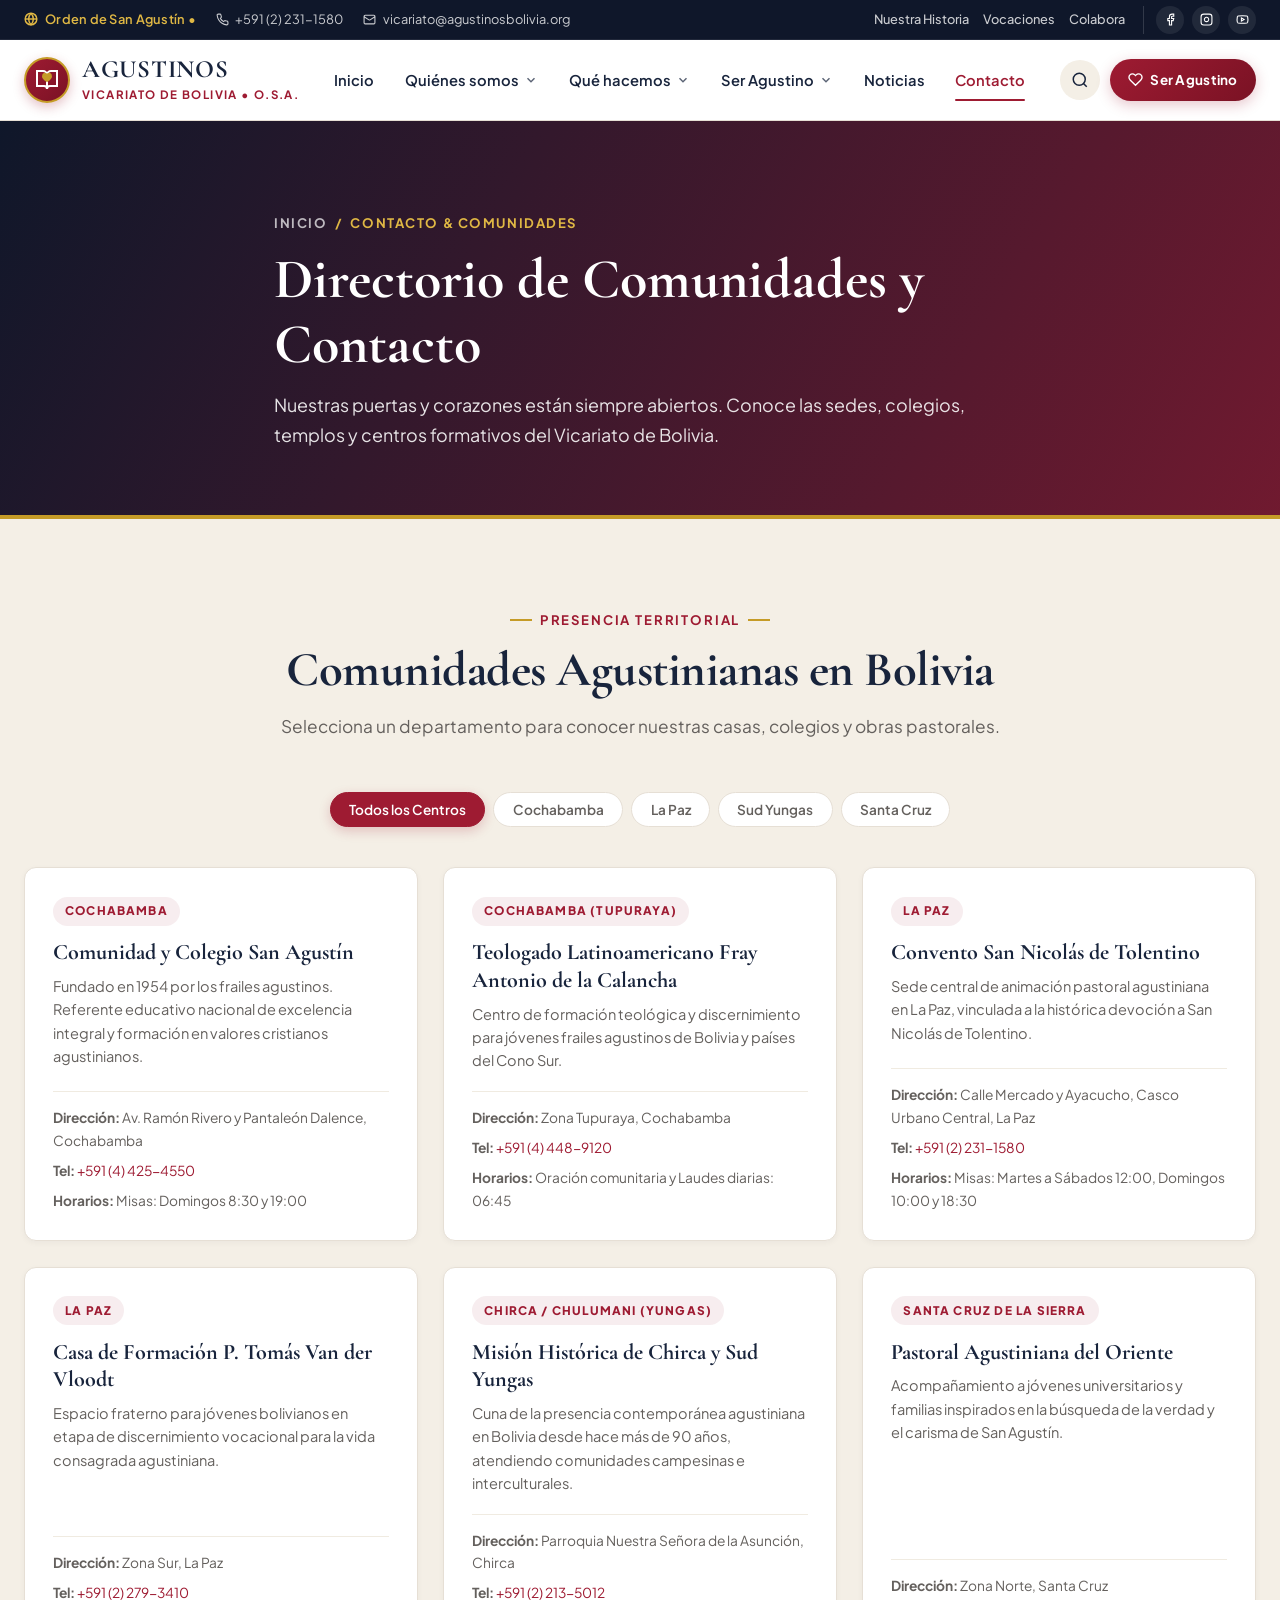
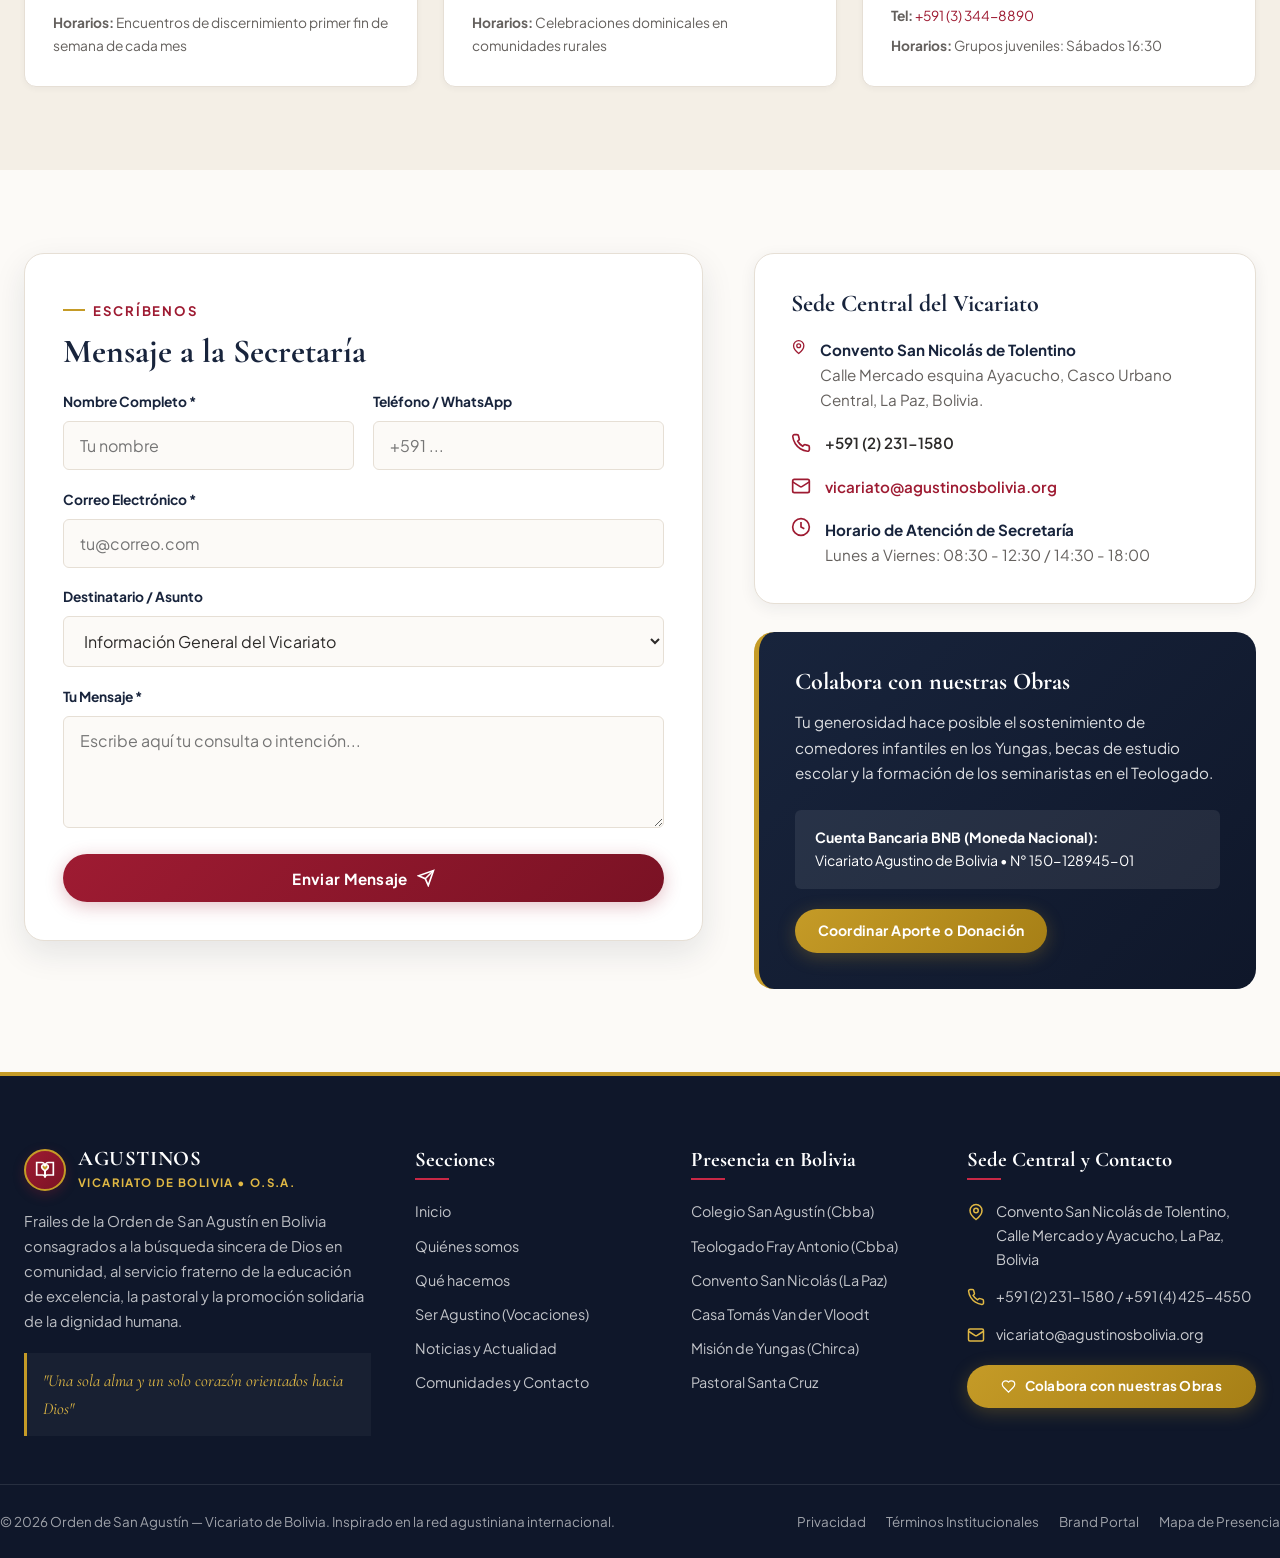
<file: pages/contacto.html>
<!DOCTYPE html>
<html lang="es">
<head>
  <meta charset="UTF-8">
  <meta name="viewport" content="width=device-width, initial-scale=1.0">
  <title>Comunidades y Contacto — Agustinos Bolivia | Orden de San Agustín</title>
  <meta name="description" content="Directorio de conventos, colegios, casas de formación y templos agustinos en Bolivia. Ubicaciones, teléfonos, horarios de misas y formulario de contacto.">

  <!-- Google Fonts -->
  <link rel="preconnect" href="https://fonts.googleapis.com">
  <link rel="preconnect" href="https://fonts.gstatic.com" crossorigin>
  <link href="https://fonts.googleapis.com/css2?family=Cormorant+Garamond:ital,wght@0,500;0,600;0,700;1,400;1,600&family=Plus+Jakarta+Sans:wght@400;500;600;700;800&display=swap" rel="stylesheet">

  <!-- Hojas de Estilo -->
  <link rel="stylesheet" href="../css/variables.css">
  <link rel="stylesheet" href="../css/layout.css">
  <link rel="stylesheet" href="../css/components.css">
  <link rel="stylesheet" href="../css/pages.css">
</head>
<body>

  <!-- Contenedor del Encabezado Institucional Dinámico -->
  <div id="headerPlaceholder"></div>

  <main>
    <!-- Page Hero -->
    <section class="page-hero">
      <div class="page-hero-bg" style="background-image: url('https://images.unsplash.com/photo-1548625361-16a798993264?auto=format&fit=crop&w=1920&q=80');"></div>
      <div class="page-hero-overlay"></div>
      <div class="container page-hero-content">
        <div class="breadcrumb">
          <a href="../index.html" style="color: rgba(255,255,255,0.7);">Inicio</a> / <span>Contacto & Comunidades</span>
        </div>
        <h1 class="page-hero-title">Directorio de Comunidades y Contacto</h1>
        <p class="page-hero-lead">
          Nuestras puertas y corazones están siempre abiertos. Conoce las sedes, colegios, templos y centros formativos del Vicariato de Bolivia.
        </p>
      </div>
    </section>

    <!-- Directorio Interactivo de Comunidades -->
    <section class="section-padding bg-alt" id="comunidades">
      <div class="container">
        <div class="section-header center reveal">
          <span class="section-eyebrow">Presencia Territorial</span>
          <h2 class="section-title">Comunidades Agustinianas en Bolivia</h2>
          <p class="section-subtitle">
            Selecciona un departamento para conocer nuestras casas, colegios y obras pastorales.
          </p>
        </div>

        <div class="filter-tabs reveal" id="commFilterTabs" style="justify-content: center; margin-bottom: 2.5rem;">
          <button class="filter-tab active" data-filter="all">Todos los Centros</button>
          <button class="filter-tab" data-filter="cochabamba">Cochabamba</button>
          <button class="filter-tab" data-filter="la-paz">La Paz</button>
          <button class="filter-tab" data-filter="yungas">Sud Yungas</button>
          <button class="filter-tab" data-filter="santa-cruz">Santa Cruz</button>
        </div>

        <div class="communities-grid" id="communitiesGrid">
          <!-- Inyectado dinámicamente desde AGUSTINOS_DATA.communities -->
        </div>
      </div>
    </section>

    <!-- Formulario de Contacto y Datos de Sede -->
    <section class="section-padding">
      <div class="container two-col-layout">
        <!-- Formulario -->
        <div class="form-card reveal">
          <span class="section-eyebrow">Escríbenos</span>
          <h2 style="font-size: 2.1rem; color: var(--clr-navy); margin-bottom: 1.25rem;">Mensaje a la Secretaría</h2>
          
          <form id="contactForm">
            <div class="form-grid">
              <div class="form-group">
                <label class="form-label">Nombre Completo *</label>
                <input type="text" name="nombre" class="form-control" placeholder="Tu nombre" required>
              </div>

              <div class="form-group">
                <label class="form-label">Teléfono / WhatsApp</label>
                <input type="tel" name="telefono" class="form-control" placeholder="+591 ...">
              </div>

              <div class="form-group full">
                <label class="form-label">Correo Electrónico *</label>
                <input type="email" name="email" class="form-control" placeholder="tu@correo.com" required>
              </div>

              <div class="form-group full">
                <label class="form-label">Destinatario / Asunto</label>
                <select name="asunto" class="form-control">
                  <option value="general">Información General del Vicariato</option>
                  <option value="colegio">Consultas Colegio San Agustín (Cochabamba)</option>
                  <option value="pastoral">Atención Pastoral y Sacramentos</option>
                  <option value="voluntariado">Voluntariado y Misiones en Yungas</option>
                  <option value="intenciones">Peticiones de Oración y Misas</option>
                </select>
              </div>

              <div class="form-group full">
                <label class="form-label">Tu Mensaje *</label>
                <textarea name="mensaje" rows="4" class="form-control" placeholder="Escribe aquí tu consulta o intención..." required></textarea>
              </div>

              <div class="form-group full" style="margin-top: 0.5rem;">
                <button type="submit" class="btn btn-primary" style="width: 100%;">
                  Enviar Mensaje
                  <svg width="18" height="18" viewBox="0 0 24 24" fill="none" stroke="currentColor" stroke-width="2.2"><line x1="22" y1="2" x2="11" y2="13"/><polygon points="22 2 15 22 11 13 2 9 22 2"/></svg>
                </button>
              </div>
            </div>
          </form>
        </div>

        <!-- Información institucional y Sede -->
        <div class="reveal" style="display: flex; flex-direction: column; gap: 1.75rem;">
          <div style="background: var(--clr-surface); padding: 2.25rem; border-radius: var(--radius-lg); border: 1px solid var(--clr-border); box-shadow: var(--shadow-sm);">
            <h3 style="font-size: 1.5rem; color: var(--clr-navy); margin-bottom: 1.15rem;">Sede Central del Vicariato</h3>
            <div style="display: flex; flex-direction: column; gap: 1.15rem; font-size: 0.95rem; color: var(--clr-text-muted);">
              <div style="display: flex; gap: 0.85rem; align-items: flex-start;">
                <svg width="20" height="20" viewBox="0 0 24 24" fill="none" stroke="var(--clr-primary)" stroke-width="2"><path d="M20 10c0 6-8 12-8 12s-8-6-8-12a8 8 0 0 1 16 0Z"/><circle cx="12" cy="10" r="3"/></svg>
                <div>
                  <strong style="color: var(--clr-navy); display: block;">Convento San Nicolás de Tolentino</strong>
                  Calle Mercado esquina Ayacucho, Casco Urbano Central, La Paz, Bolivia.
                </div>
              </div>

              <div style="display: flex; gap: 0.85rem; align-items: center;">
                <svg width="20" height="20" viewBox="0 0 24 24" fill="none" stroke="var(--clr-primary)" stroke-width="2"><path d="M22 16.92v3a2 2 0 0 1-2.18 2 19.79 19.79 0 0 1-8.63-3.07 19.5 19.5 0 0 1-6-6 19.79 19.79 0 0 1-3.07-8.67A2 2 0 0 1 4.11 2h3a2 2 0 0 1 2 1.72 12.84 12.84 0 0 0 .7 2.81 2 2 0 0 1-.45 2.11L8.09 9.91a16 16 0 0 0 6 6l1.27-1.27a2 2 0 0 1 2.11-.45 12.84 12.84 0 0 0 2.81.7A2 2 0 0 1 22 16.92z"/></svg>
                <div>
                  <a href="tel:+59122311580" style="color: var(--clr-text); font-weight: 600;">+591 (2) 231-1580</a>
                </div>
              </div>

              <div style="display: flex; gap: 0.85rem; align-items: center;">
                <svg width="20" height="20" viewBox="0 0 24 24" fill="none" stroke="var(--clr-primary)" stroke-width="2"><rect width="20" height="16" x="2" y="4" rx="2"/><path d="m22 7-8.97 5.7a1.94 1.94 0 0 1-2.06 0L2 7"/></svg>
                <div>
                  <a href="mailto:vicariato@agustinosbolivia.org" style="color: var(--clr-primary); font-weight: 600;">vicariato@agustinosbolivia.org</a>
                </div>
              </div>

              <div style="display: flex; gap: 0.85rem; align-items: flex-start;">
                <svg width="20" height="20" viewBox="0 0 24 24" fill="none" stroke="var(--clr-primary)" stroke-width="2"><circle cx="12" cy="12" r="10"/><polyline points="12 6 12 12 16 14"/></svg>
                <div>
                  <strong style="color: var(--clr-navy); display: block;">Horario de Atención de Secretaría</strong>
                  Lunes a Viernes: 08:30 - 12:30 / 14:30 - 18:00
                </div>
              </div>
            </div>
          </div>

          <!-- Colabora con Obras Sociales Banner -->
          <div style="background: linear-gradient(135deg, var(--clr-navy) 0%, var(--clr-navy-dark) 100%); color: var(--clr-white); padding: 2.25rem; border-radius: var(--radius-lg); border-left: 5px solid var(--clr-gold);" id="colabora">
            <h3 style="font-size: 1.5rem; color: var(--clr-white); margin-bottom: 0.75rem;">Colabora con nuestras Obras</h3>
            <p style="font-size: 0.95rem; color: rgba(255,255,255,0.85); line-height: 1.7; margin-bottom: 1.5rem;">
              Tu generosidad hace posible el sostenimiento de comedores infantiles en los Yungas, becas de estudio escolar y la formación de los seminaristas en el Teologado.
            </p>
            <div style="background: rgba(255,255,255,0.08); padding: 1rem 1.25rem; border-radius: var(--radius-sm); font-size: 0.88rem; margin-bottom: 1.25rem;">
              <div><strong>Cuenta Bancaria BNB (Moneda Nacional):</strong></div>
              <div>Vicariato Agustino de Bolivia • N° 150-128945-01</div>
            </div>
            <a href="tel:+59122311580" class="btn btn-gold" style="font-size: 0.88rem; padding: 0.65rem 1.4rem;">Coordinar Aporte o Donación</a>
          </div>
        </div>
      </div>
    </section>
  </main>

  <!-- Contenedor del Pie de Página y Modales Dinámicos -->
  <div id="footerPlaceholder"></div>
  <div id="modalsPlaceholder"></div>

  <!-- Scripts Modulares -->
  <script src="../js/data.js"></script>
  <script src="../js/components.js"></script>
  <script src="../js/main.js"></script>
  <script>
    document.getElementById('headerPlaceholder').innerHTML = renderInstitutionalHeader('contacto', '../');
    document.getElementById('footerPlaceholder').innerHTML = renderInstitutionalFooter('../');
    document.getElementById('modalsPlaceholder').innerHTML = renderModalsAndOverlays();

    function renderCommunities(filter = 'all') {
      const container = document.getElementById('communitiesGrid');
      if (!container || typeof AGUSTINOS_DATA === 'undefined') return;

      const filtered = filter === 'all'
        ? AGUSTINOS_DATA.communities
        : AGUSTINOS_DATA.communities.filter(c => c.dept === filter);

      container.innerHTML = filtered.map(c => `
        <div class="community-card reveal">
          <div>
            <span class="community-city-badge">${escapeHtml(c.city)}</span>
            <h3 class="community-name">${escapeHtml(c.name)}</h3>
            <p class="community-desc">${escapeHtml(c.description)}</p>
          </div>
          <div class="community-details">
            <div><strong>Dirección:</strong> ${escapeHtml(c.address)}</div>
            <div><strong>Tel:</strong> <a href="tel:${escapeHtml(c.phone)}" style="color: var(--clr-primary);">${escapeHtml(c.phone)}</a></div>
            <div><strong>Horarios:</strong> ${escapeHtml(c.schedule)}</div>
          </div>
        </div>
      `).join('');

      initScrollReveal();
    }

    renderCommunities('all');

    // Filtros de comunidades
    document.querySelectorAll('#commFilterTabs .filter-tab').forEach(btn => {
      btn.addEventListener('click', () => {
        document.querySelectorAll('#commFilterTabs .filter-tab').forEach(b => b.classList.remove('active'));
        btn.classList.add('active');
        renderCommunities(btn.dataset.filter);
      });
    });
  </script>
</body>
</html>
</file>
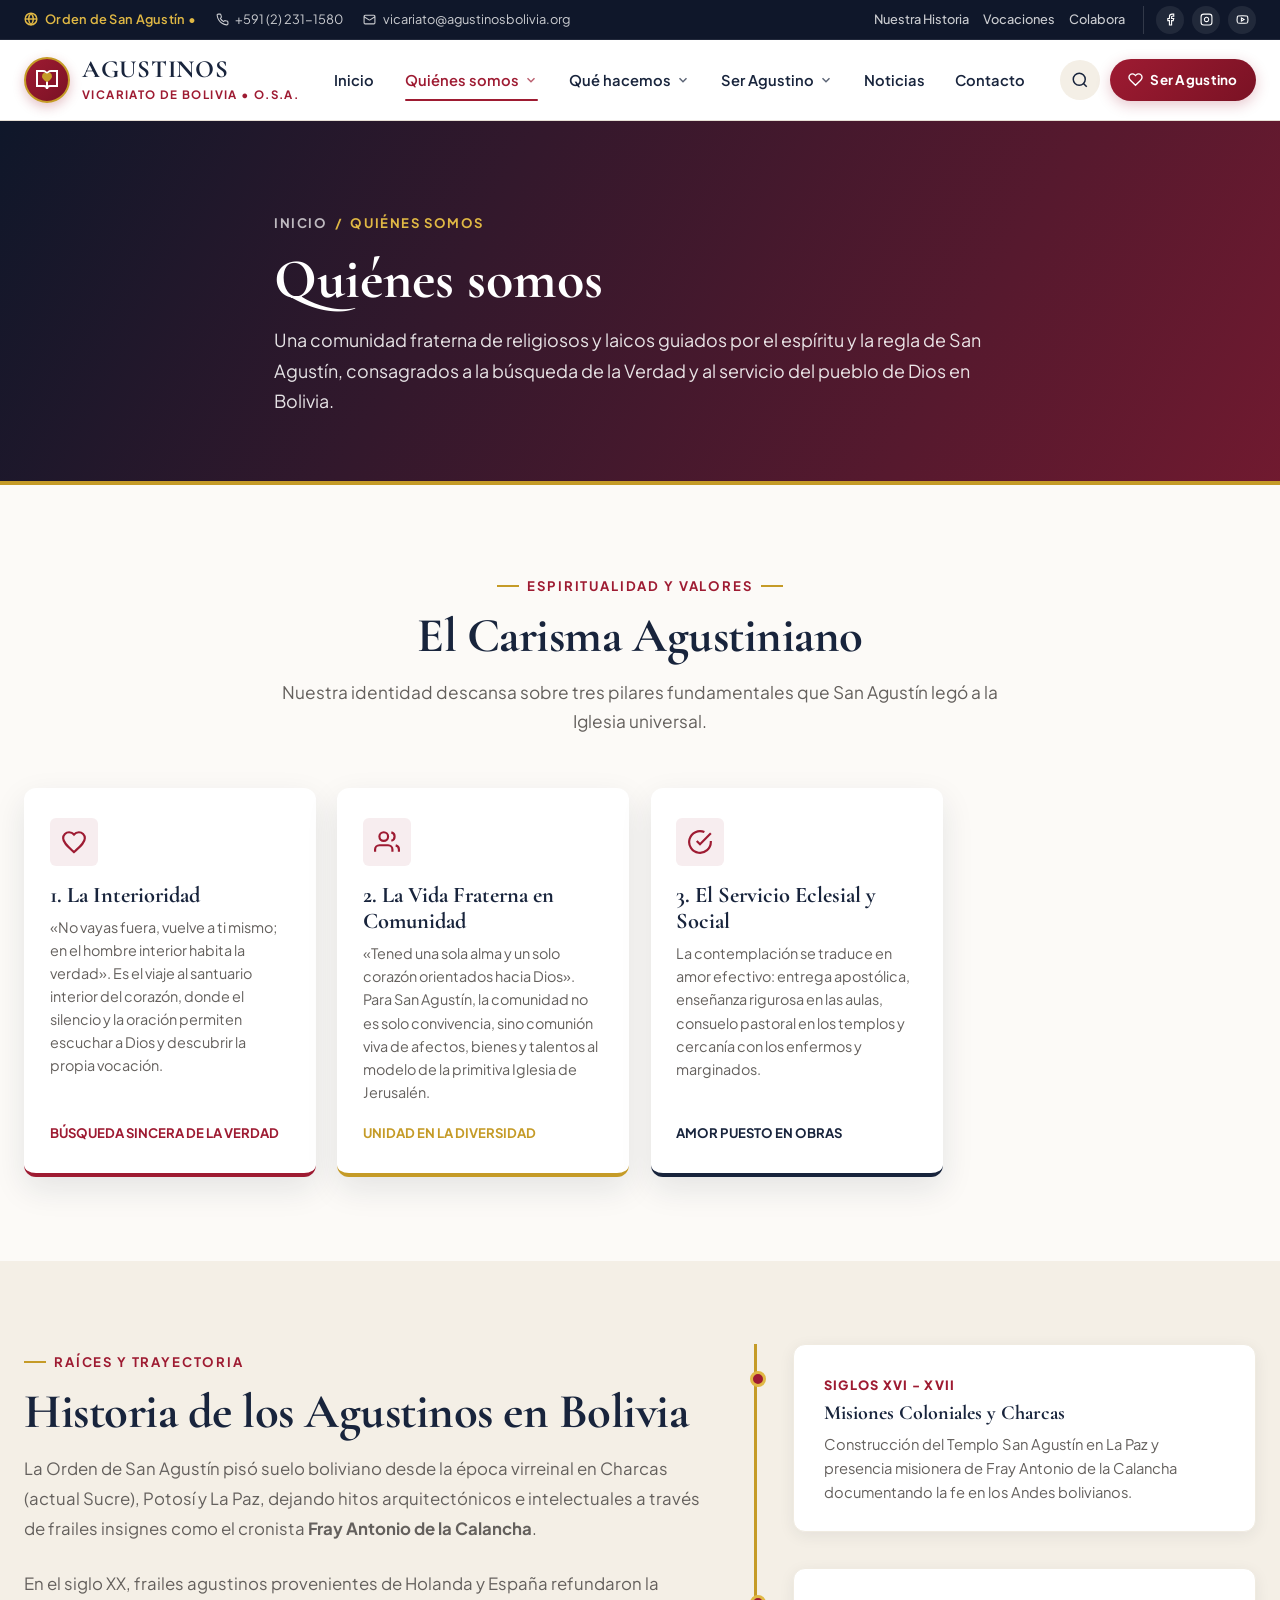
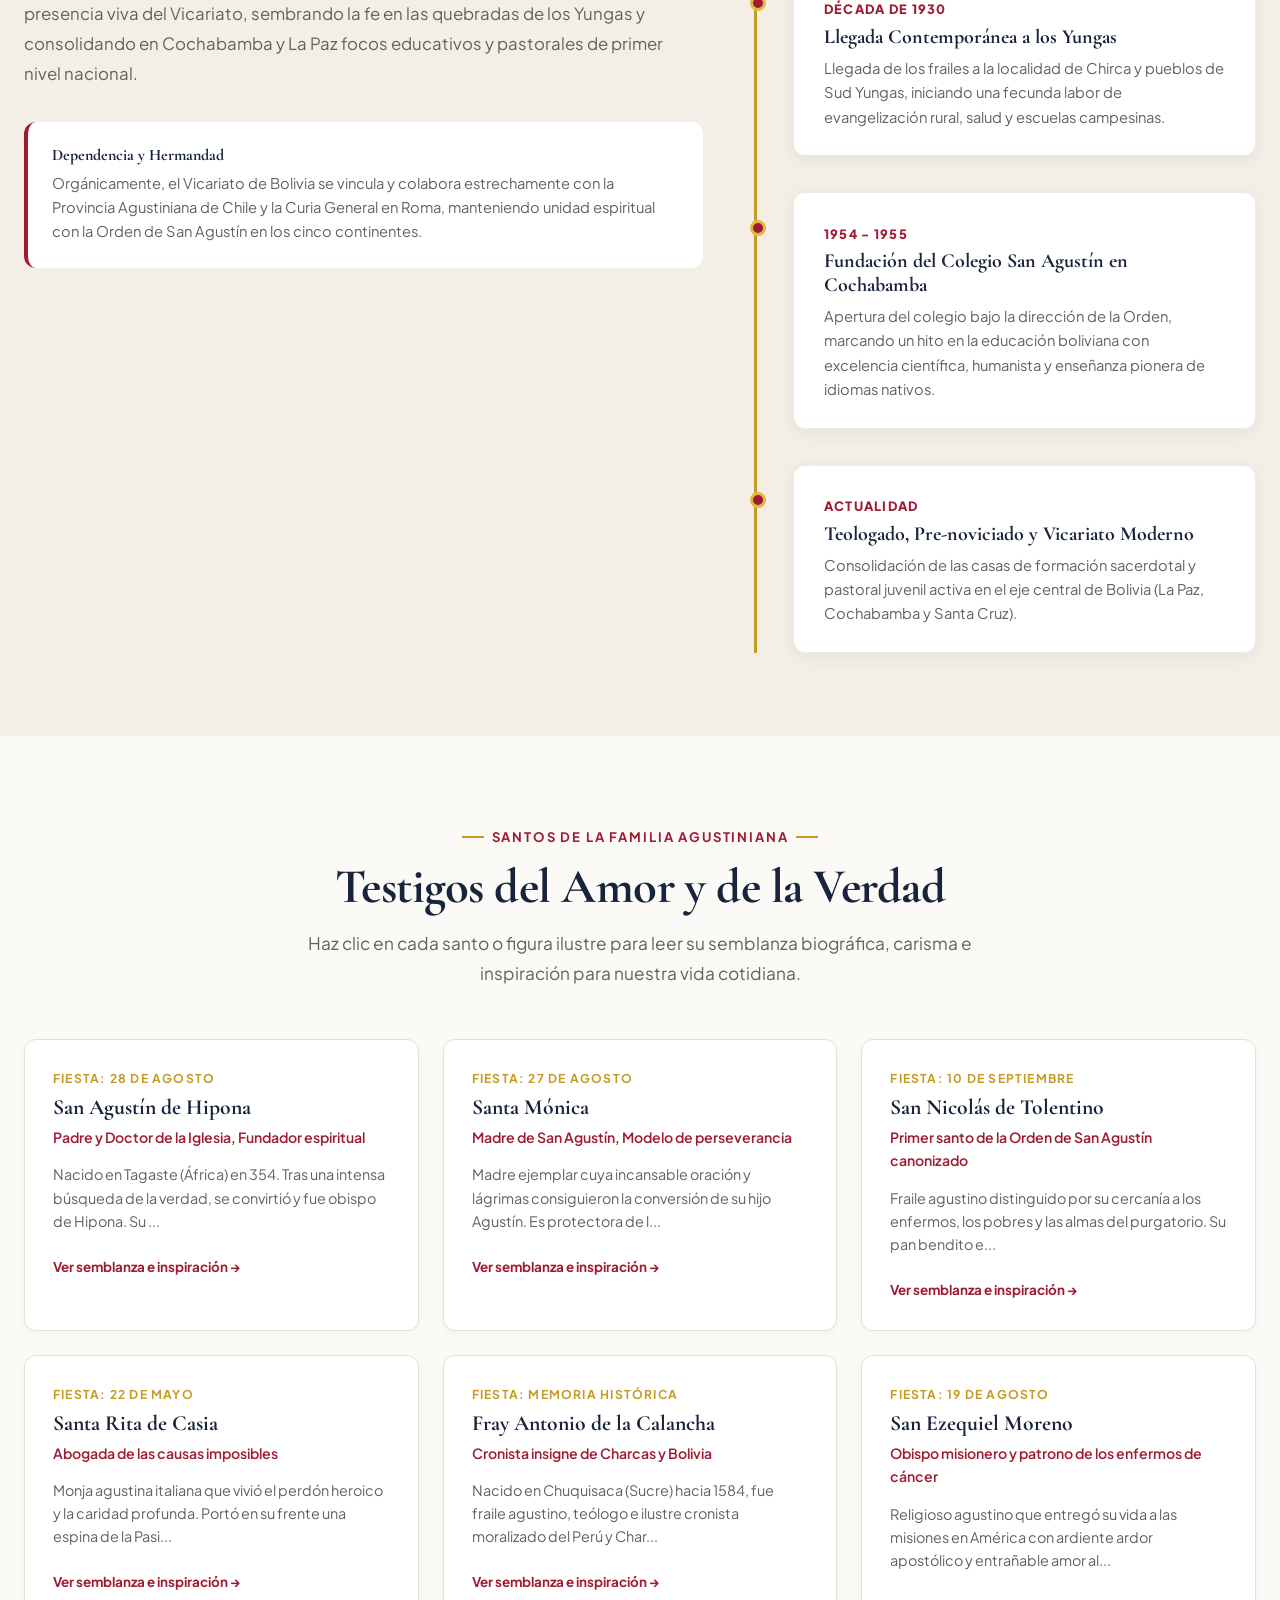
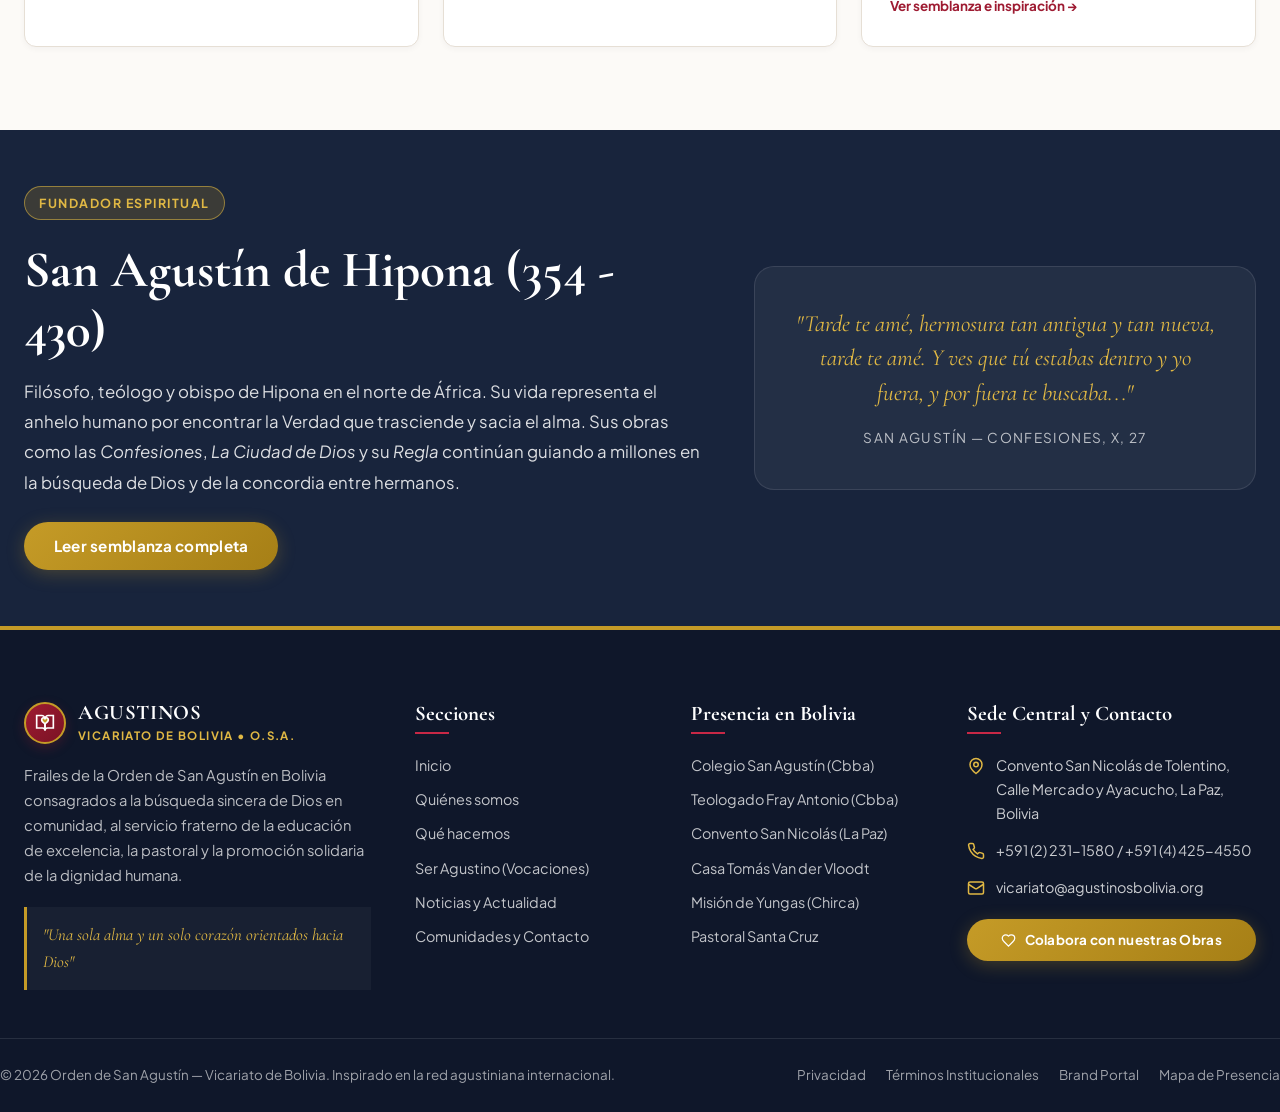
<file: pages/quienes-somos.html>
<!DOCTYPE html>
<html lang="es">
<head>
  <meta charset="UTF-8">
  <meta name="viewport" content="width=device-width, initial-scale=1.0">
  <title>Quiénes somos — Agustinos Bolivia | Orden de San Agustín</title>
  <meta name="description" content="Conoce la historia, el carisma agustiniano y las figuras señeras de la Orden de San Agustín en Bolivia.">

  <!-- Google Fonts -->
  <link rel="preconnect" href="https://fonts.googleapis.com">
  <link rel="preconnect" href="https://fonts.gstatic.com" crossorigin>
  <link href="https://fonts.googleapis.com/css2?family=Cormorant+Garamond:ital,wght@0,500;0,600;0,700;1,400;1,600&family=Plus+Jakarta+Sans:wght@400;500;600;700;800&display=swap" rel="stylesheet">

  <!-- Hojas de Estilo -->
  <link rel="stylesheet" href="../css/variables.css">
  <link rel="stylesheet" href="../css/layout.css">
  <link rel="stylesheet" href="../css/components.css">
  <link rel="stylesheet" href="../css/pages.css">
</head>
<body>

  <!-- Contenedor del Encabezado Institucional Dinámico -->
  <div id="headerPlaceholder"></div>

  <main>
    <!-- Page Hero -->
    <section class="page-hero">
      <div class="page-hero-bg" style="background-image: url('https://images.unsplash.com/photo-1544427920-c49ccfb85579?auto=format&fit=crop&w=1920&q=80');"></div>
      <div class="page-hero-overlay"></div>
      <div class="container page-hero-content">
        <div class="breadcrumb">
          <a href="../index.html" style="color: rgba(255,255,255,0.7);">Inicio</a> / <span>Quiénes somos</span>
        </div>
        <h1 class="page-hero-title">Quiénes somos</h1>
        <p class="page-hero-lead">
          Una comunidad fraterna de religiosos y laicos guiados por el espíritu y la regla de San Agustín, consagrados a la búsqueda de la Verdad y al servicio del pueblo de Dios en Bolivia.
        </p>
      </div>
    </section>

    <!-- Sección de Carisma y Pilares -->
    <section class="section-padding" id="carisma">
      <div class="container">
        <div class="section-header center reveal">
          <span class="section-eyebrow">Espiritualidad y Valores</span>
          <h2 class="section-title">El Carisma Agustiniano</h2>
          <p class="section-subtitle">Nuestra identidad descansa sobre tres pilares fundamentales que San Agustín legó a la Iglesia universal.</p>
        </div>

        <div class="pillars-grid">
          <div class="pillar-card reveal" style="border-bottom-color: var(--clr-primary);">
            <div>
              <div class="pillar-icon">
                <svg width="26" height="26" viewBox="0 0 24 24" fill="none" stroke="currentColor" stroke-width="2"><path d="M12 21.35l-1.45-1.32C5.4 15.36 2 12.28 2 8.5 2 5.42 4.42 3 7.5 3c1.74 0 3.41.81 4.5 2.09C13.09 3.81 14.76 3 16.5 3 19.58 3 22 5.42 22 8.5c0 3.78-3.4 6.86-8.55 11.54L12 21.35z"/></svg>
              </div>
              <h3 class="pillar-title">1. La Interioridad</h3>
              <p class="pillar-text">
                «No vayas fuera, vuelve a ti mismo; en el hombre interior habita la verdad». Es el viaje al santuario interior del corazón, donde el silencio y la oración permiten escuchar a Dios y descubrir la propia vocación.
              </p>
            </div>
            <div style="font-size: 0.82rem; font-weight: 700; color: var(--clr-primary);">BÚSQUEDA SINCERA DE LA VERDAD</div>
          </div>

          <div class="pillar-card reveal" style="border-bottom-color: var(--clr-gold);">
            <div>
              <div class="pillar-icon">
                <svg width="26" height="26" viewBox="0 0 24 24" fill="none" stroke="currentColor" stroke-width="2"><path d="M17 21v-2a4 4 0 0 0-4-4H5a4 4 0 0 0-4 4v2"/><circle cx="9" cy="7" r="4"/><path d="M23 21v-2a4 4 0 0 0-3-3.87"/><path d="M16 3.13a4 4 0 0 1 0 7.75"/></svg>
              </div>
              <h3 class="pillar-title">2. La Vida Fraterna en Comunidad</h3>
              <p class="pillar-text">
                «Tened una sola alma y un solo corazón orientados hacia Dios». Para San Agustín, la comunidad no es solo convivencia, sino comunión viva de afectos, bienes y talentos al modelo de la primitiva Iglesia de Jerusalén.
              </p>
            </div>
            <div style="font-size: 0.82rem; font-weight: 700; color: var(--clr-gold);">UNIDAD EN LA DIVERSIDAD</div>
          </div>

          <div class="pillar-card reveal" style="border-bottom-color: var(--clr-navy);">
            <div>
              <div class="pillar-icon">
                <svg width="26" height="26" viewBox="0 0 24 24" fill="none" stroke="currentColor" stroke-width="2"><path d="M22 11.08V12a10 10 0 1 1-5.93-9.14"/><polyline points="22 4 12 14.01 9 11.01"/></svg>
              </div>
              <h3 class="pillar-title">3. El Servicio Eclesial y Social</h3>
              <p class="pillar-text">
                La contemplación se traduce en amor efectivo: entrega apostólica, enseñanza rigurosa en las aulas, consuelo pastoral en los templos y cercanía con los enfermos y marginados.
              </p>
            </div>
            <div style="font-size: 0.82rem; font-weight: 700; color: var(--clr-navy);">AMOR PUESTO EN OBRAS</div>
          </div>
        </div>
      </div>
    </section>

    <!-- Historia del Vicariato en Bolivia (Línea de Tiempo) -->
    <section class="section-padding bg-alt" id="historia">
      <div class="container">
        <div class="two-col-layout">
          <div class="reveal">
            <span class="section-eyebrow">Raíces y Trayectoria</span>
            <h2 class="section-title">Historia de los Agustinos en Bolivia</h2>
            <p style="font-size: 1.05rem; color: var(--clr-text-muted); line-height: 1.8; margin-bottom: 1.5rem;">
              La Orden de San Agustín pisó suelo boliviano desde la época virreinal en Charcas (actual Sucre), Potosí y La Paz, dejando hitos arquitectónicos e intelectuales a través de frailes insignes como el cronista <strong>Fray Antonio de la Calancha</strong>.
            </p>
            <p style="font-size: 1.05rem; color: var(--clr-text-muted); line-height: 1.8; margin-bottom: 2rem;">
              En el siglo XX, frailes agustinos provenientes de Holanda y España refundaron la presencia viva del Vicariato, sembrando la fe en las quebradas de los Yungas y consolidando en Cochabamba y La Paz focos educativos y pastorales de primer nivel nacional.
            </p>
            <div style="background: var(--clr-surface); padding: 1.5rem; border-radius: var(--radius-md); border-left: 4px solid var(--clr-primary);">
              <h4 style="color: var(--clr-navy); margin-bottom: 0.4rem;">Dependencia y Hermandad</h4>
              <p style="font-size: 0.92rem; color: var(--clr-text-muted);">
                Orgánicamente, el Vicariato de Bolivia se vincula y colabora estrechamente con la Provincia Agustiniana de Chile y la Curia General en Roma, manteniendo unidad espiritual con la Orden de San Agustín en los cinco continentes.
              </p>
            </div>
          </div>

          <div class="timeline reveal">
            <div class="timeline-item">
              <span class="timeline-year">Siglos XVI - XVII</span>
              <h3 style="font-size: 1.25rem; color: var(--clr-navy); margin-bottom: 0.4rem;">Misiones Coloniales y Charcas</h3>
              <p style="font-size: 0.92rem; color: var(--clr-text-muted);">
                Construcción del Templo San Agustín en La Paz y presencia misionera de Fray Antonio de la Calancha documentando la fe en los Andes bolivianos.
              </p>
            </div>

            <div class="timeline-item">
              <span class="timeline-year">Década de 1930</span>
              <h3 style="font-size: 1.25rem; color: var(--clr-navy); margin-bottom: 0.4rem;">Llegada Contemporánea a los Yungas</h3>
              <p style="font-size: 0.92rem; color: var(--clr-text-muted);">
                Llegada de los frailes a la localidad de Chirca y pueblos de Sud Yungas, iniciando una fecunda labor de evangelización rural, salud y escuelas campesinas.
              </p>
            </div>

            <div class="timeline-item">
              <span class="timeline-year">1954 - 1955</span>
              <h3 style="font-size: 1.25rem; color: var(--clr-navy); margin-bottom: 0.4rem;">Fundación del Colegio San Agustín en Cochabamba</h3>
              <p style="font-size: 0.92rem; color: var(--clr-text-muted);">
                Apertura del colegio bajo la dirección de la Orden, marcando un hito en la educación boliviana con excelencia científica, humanista y enseñanza pionera de idiomas nativos.
              </p>
            </div>

            <div class="timeline-item">
              <span class="timeline-year">Actualidad</span>
              <h3 style="font-size: 1.25rem; color: var(--clr-navy); margin-bottom: 0.4rem;">Teologado, Pre-noviciado y Vicariato Moderno</h3>
              <p style="font-size: 0.92rem; color: var(--clr-text-muted);">
                Consolidación de las casas de formación sacerdotal y pastoral juvenil activa en el eje central de Bolivia (La Paz, Cochabamba y Santa Cruz).
              </p>
            </div>
          </div>
        </div>
      </div>
    </section>

    <!-- Santos y Testigos Agustinianos -->
    <section class="section-padding" id="santos">
      <div class="container">
        <div class="section-header center reveal">
          <span class="section-eyebrow">Santos de la Familia Agustiniana</span>
          <h2 class="section-title">Testigos del Amor y de la Verdad</h2>
          <p class="section-subtitle">
            Haz clic en cada santo o figura ilustre para leer su semblanza biográfica, carisma e inspiración para nuestra vida cotidiana.
          </p>
        </div>

        <div class="saints-grid" id="saintsGridContainer">
          <!-- Inyectado dinámicamente desde AGUSTINOS_DATA.saints -->
        </div>
      </div>
    </section>

    <!-- Vida de San Agustín Banner -->
    <section class="section-padding-sm bg-navy" id="san-agustin">
      <div class="container two-col-layout" style="align-items: center;">
        <div class="reveal">
          <span class="hero-tag" style="background: rgba(197, 155, 39, 0.2);">Fundador Espiritual</span>
          <h2 style="font-size: clamp(2.2rem, 4vw, 3.2rem); color: var(--clr-white); margin-bottom: 1rem;">
            San Agustín de Hipona (354 - 430)
          </h2>
          <p style="font-size: 1.05rem; color: rgba(255, 255, 255, 0.85); line-height: 1.8; margin-bottom: 1.5rem;">
            Filósofo, teólogo y obispo de Hipona en el norte de África. Su vida representa el anhelo humano por encontrar la Verdad que trasciende y sacia el alma. Sus obras como las <em>Confesiones</em>, <em>La Ciudad de Dios</em> y su <em>Regla</em> continúan guiando a millones en la búsqueda de Dios y de la concordia entre hermanos.
          </p>
          <button class="btn btn-gold" onclick="openSaintModal('san-agustin')">Leer semblanza completa</button>
        </div>

        <div class="reveal" style="text-align: center;">
          <div style="background: rgba(255, 255, 255, 0.05); padding: 2.5rem; border-radius: var(--radius-lg); border: 1px solid rgba(255, 255, 255, 0.1);">
            <div style="font-family: var(--font-serif); font-style: italic; font-size: 1.45rem; color: var(--clr-gold-light); margin-bottom: 1rem; line-height: 1.5;">
              "Tarde te amé, hermosura tan antigua y tan nueva, tarde te amé. Y ves que tú estabas dentro y yo fuera, y por fuera te buscaba..."
            </div>
            <div style="font-size: 0.85rem; text-transform: uppercase; letter-spacing: 0.1em; color: rgba(255, 255, 255, 0.7);">
              San Agustín — Confesiones, X, 27
            </div>
          </div>
        </div>
      </div>
    </section>
  </main>

  <!-- Contenedor del Pie de Página y Modales Dinámicos -->
  <div id="footerPlaceholder"></div>
  <div id="modalsPlaceholder"></div>

  <!-- Scripts Modulares -->
  <script src="../js/data.js"></script>
  <script src="../js/components.js"></script>
  <script src="../js/main.js"></script>
  <script>
    document.getElementById('headerPlaceholder').innerHTML = renderInstitutionalHeader('quienes-somos', '../');
    document.getElementById('footerPlaceholder').innerHTML = renderInstitutionalFooter('../');
    document.getElementById('modalsPlaceholder').innerHTML = renderModalsAndOverlays();

    // Renderizar Santos Agustinianos
    const saintsContainer = document.getElementById('saintsGridContainer');
    if (saintsContainer && typeof AGUSTINOS_DATA !== 'undefined') {
      saintsContainer.innerHTML = AGUSTINOS_DATA.saints.map(s => `
        <div class="saint-card reveal" onclick="openSaintModal('${s.id}')">
          <div class="saint-feast">Fiesta: ${escapeHtml(s.feast)}</div>
          <h3 style="font-size: 1.35rem; color: var(--clr-navy); margin-bottom: 0.35rem;">${escapeHtml(s.name)}</h3>
          <p style="font-size: 0.88rem; color: var(--clr-primary); font-weight: 600; margin-bottom: 0.9rem;">${escapeHtml(s.title)}</p>
          <p style="font-size: 0.9rem; color: var(--clr-text-muted); line-height: 1.6; margin-bottom: 1.25rem;">
            ${escapeHtml(s.bio.substring(0, 115))}...
          </p>
          <span style="font-size: 0.84rem; font-weight: 700; color: var(--clr-primary); display: inline-flex; align-items: center; gap: 0.35rem;">
            Ver semblanza e inspiración →
          </span>
        </div>
      `).join('');
    }
  </script>
</body>
</html>
</file>
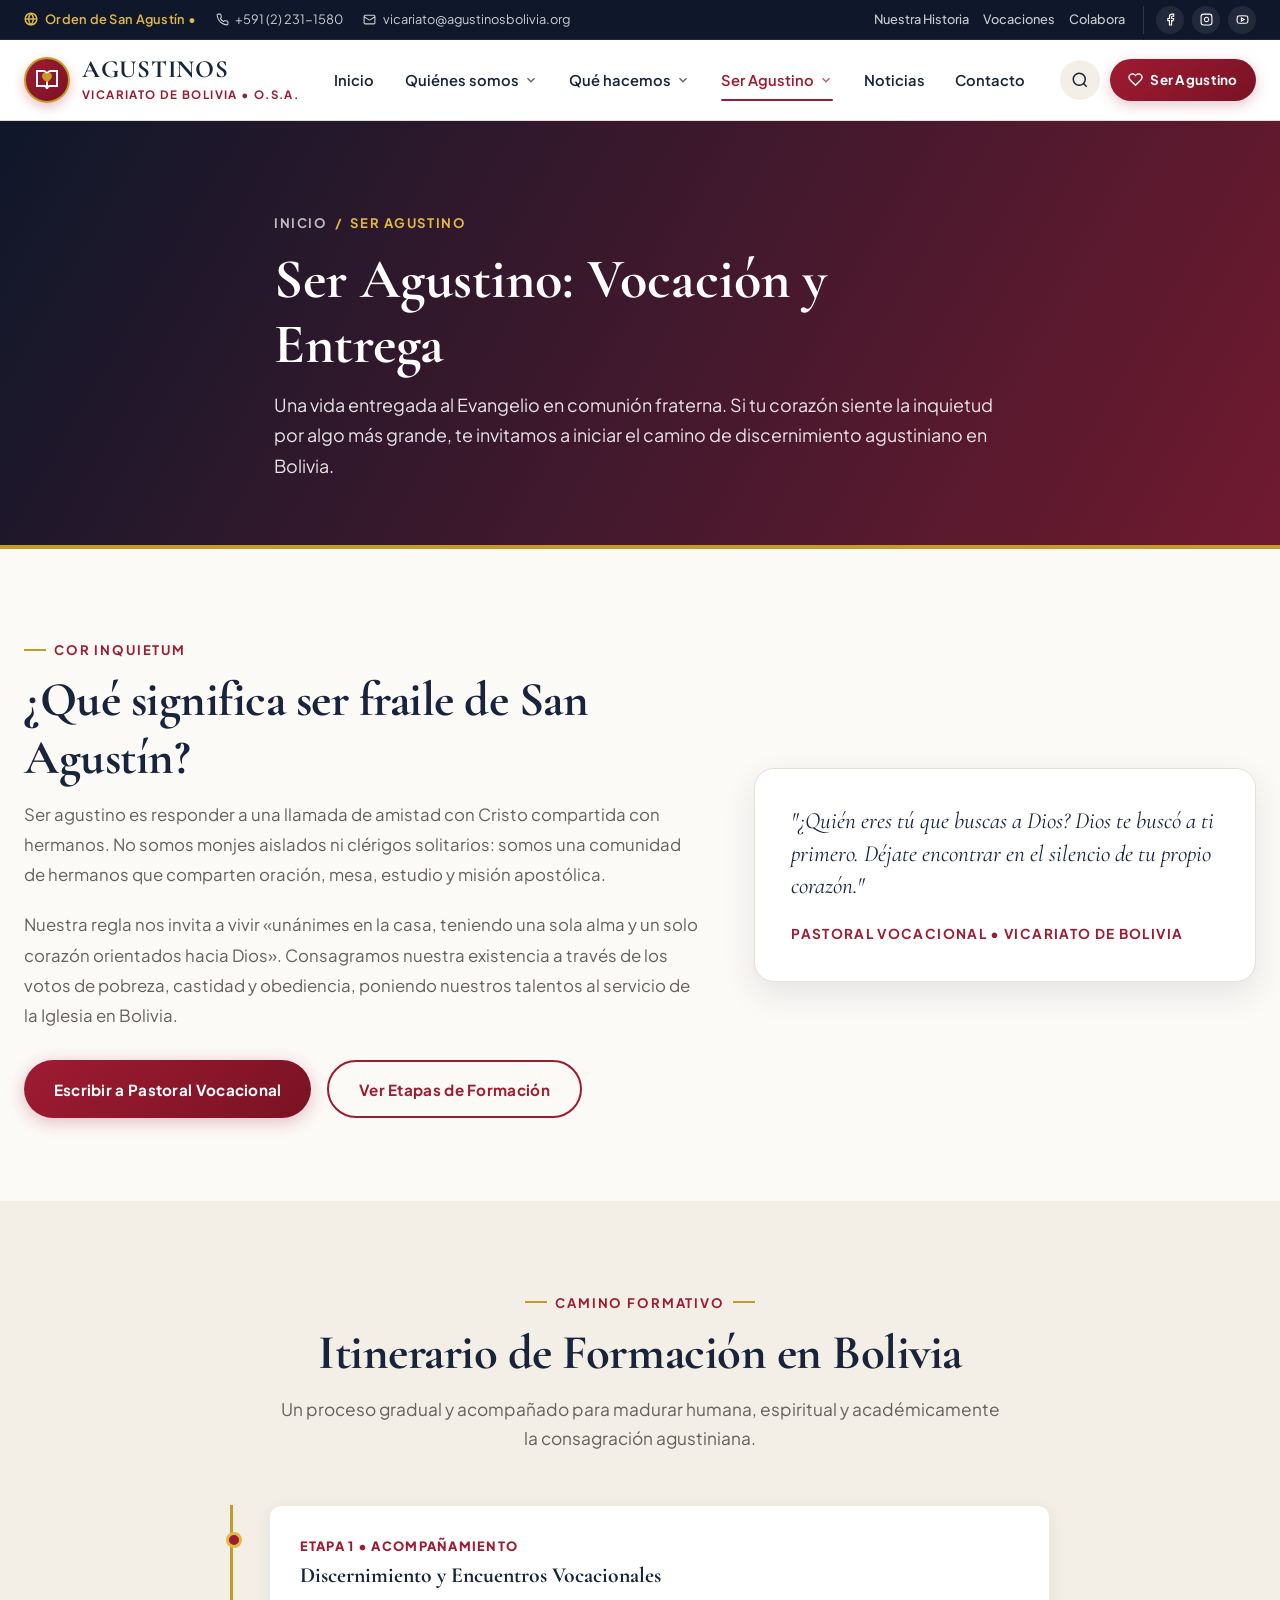
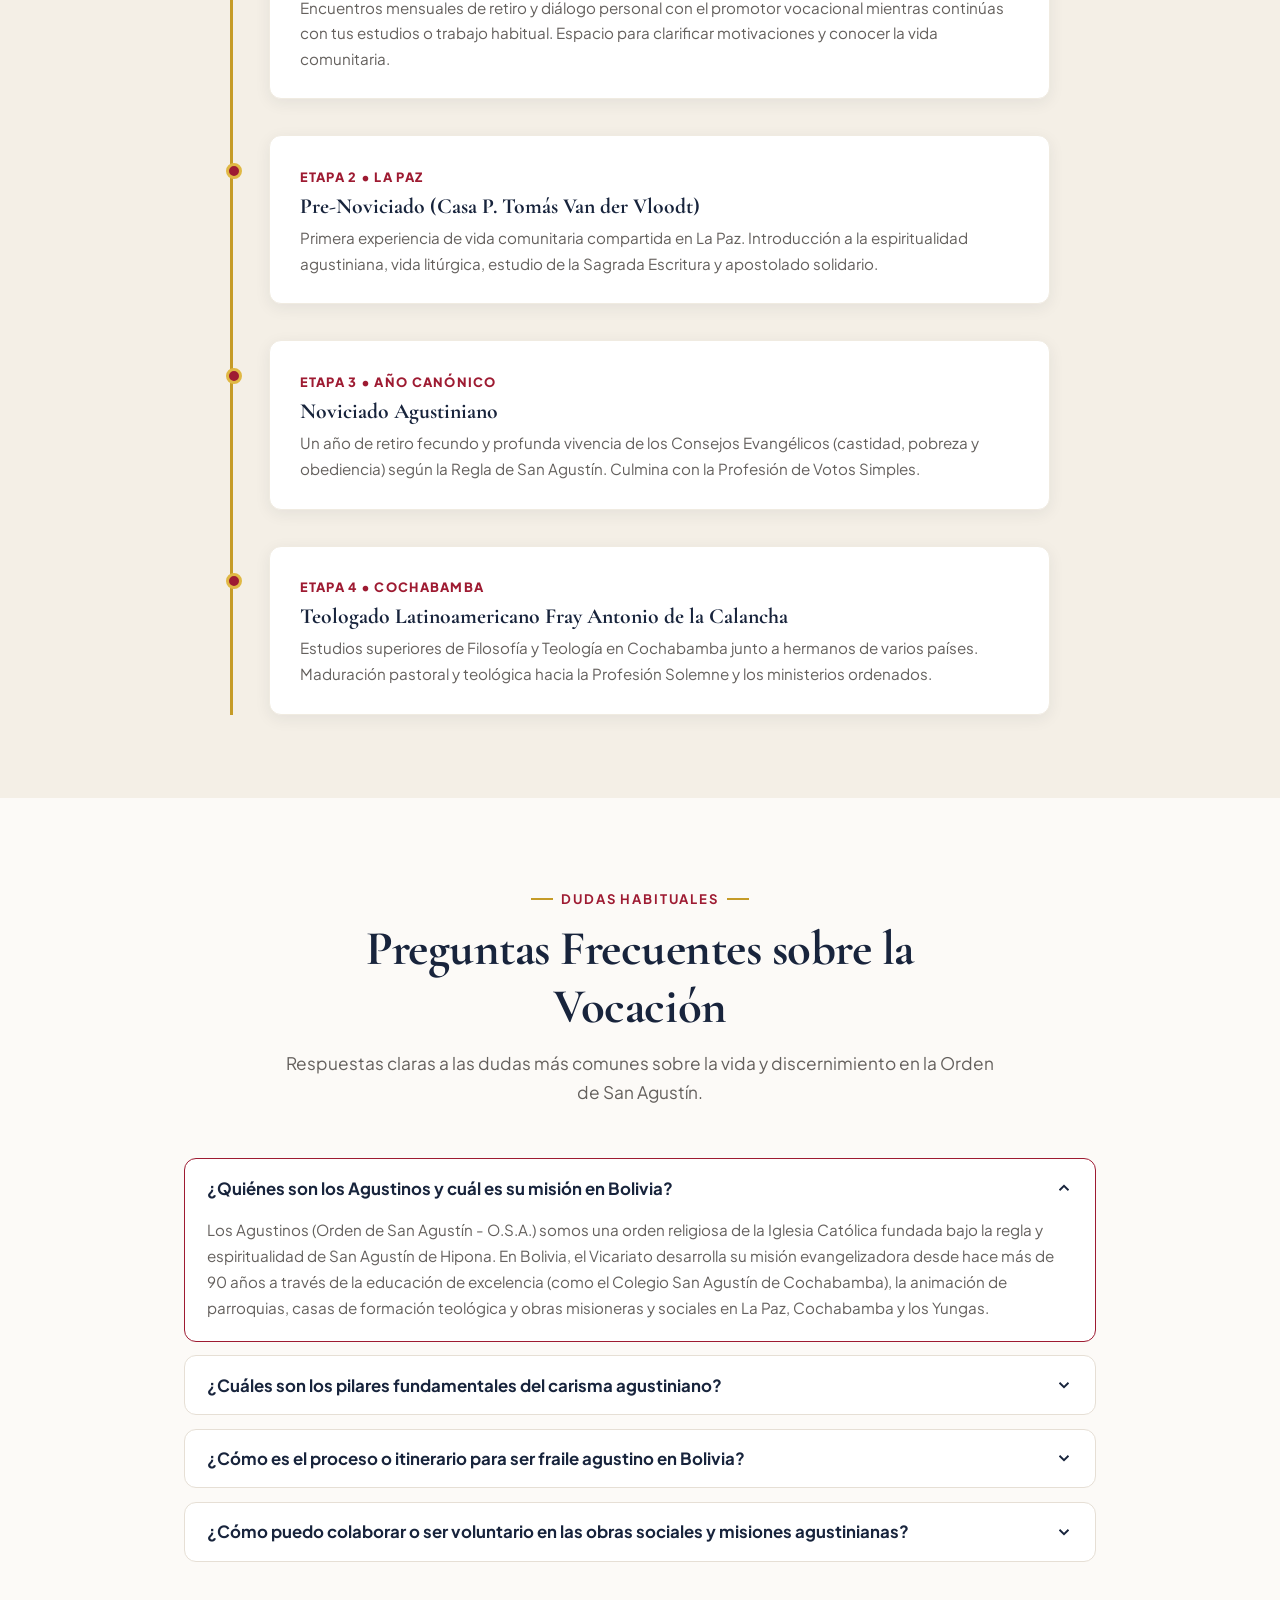
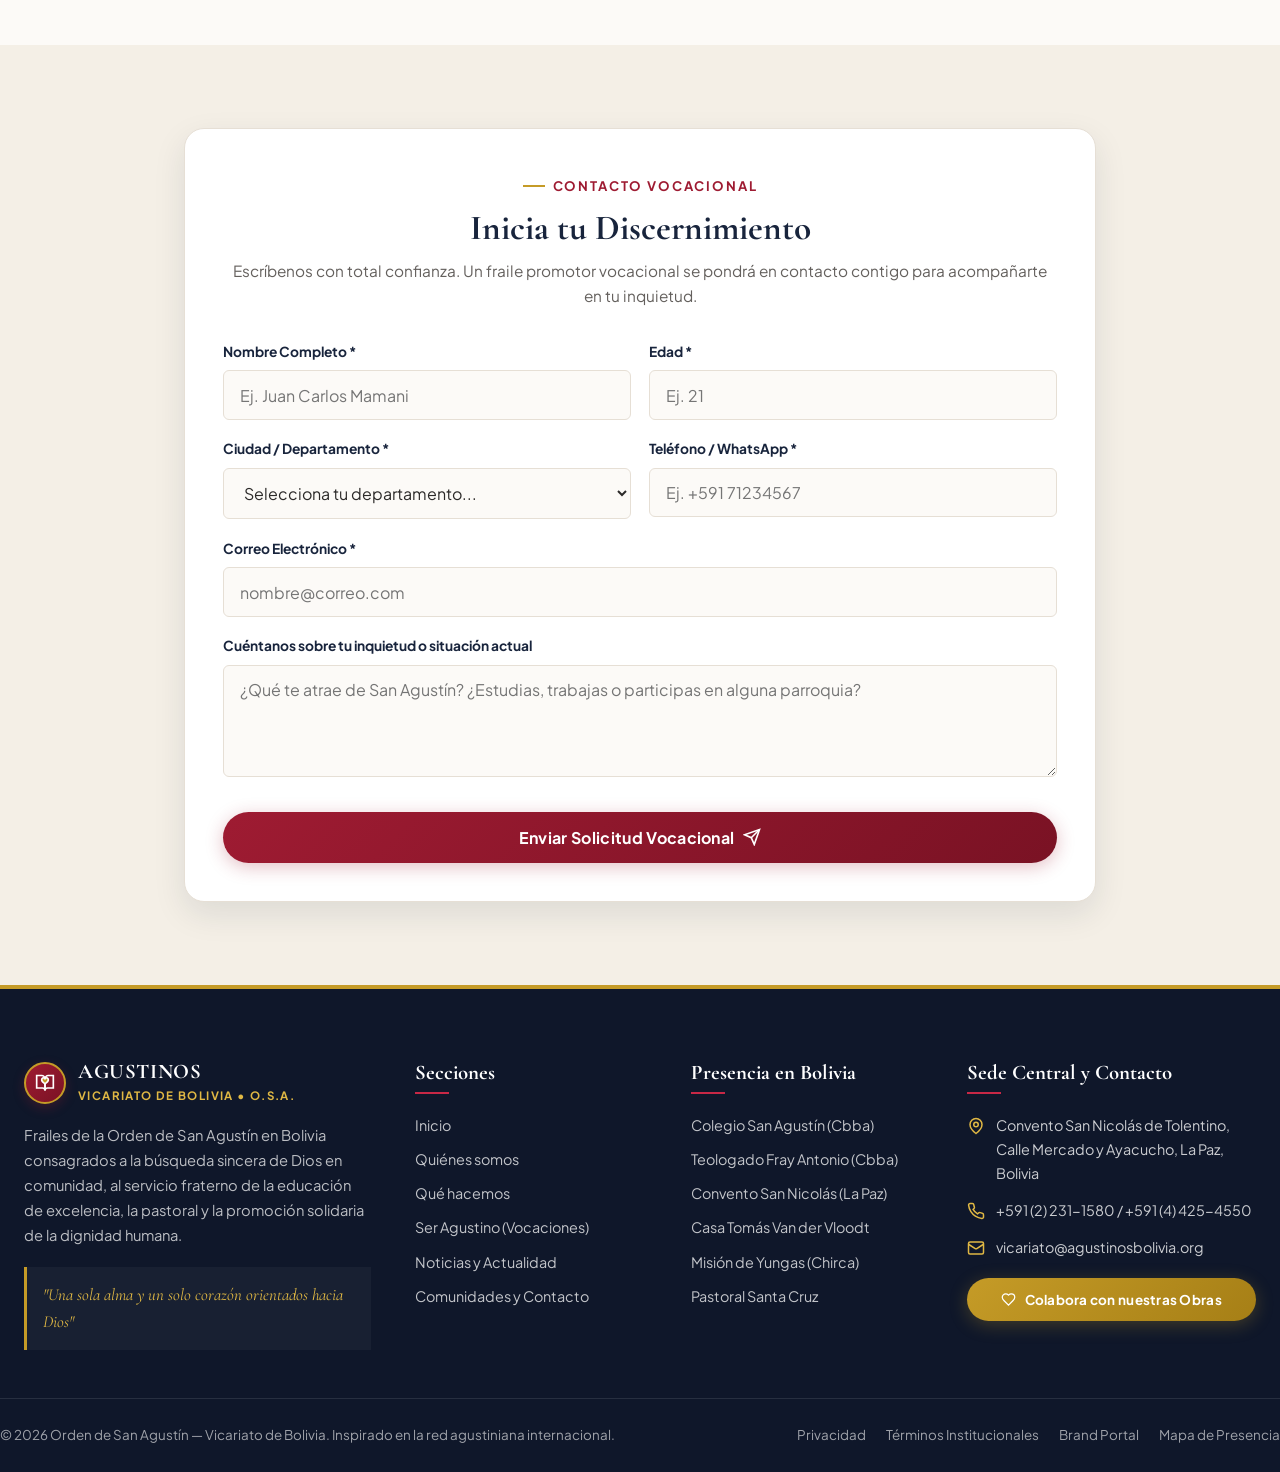
<file: pages/ser-agustino.html>
<!DOCTYPE html>
<html lang="es">
<head>
  <meta charset="UTF-8">
  <meta name="viewport" content="width=device-width, initial-scale=1.0">
  <title>Ser Agustino — Vocaciones Agustinianas en Bolivia | O.S.A.</title>
  <meta name="description" content="Descubre el itinerario para ser fraile agustino en Bolivia. Pastoral vocacional, etapas formativas, testimonios y formulario de discernimiento.">

  <!-- Google Fonts -->
  <link rel="preconnect" href="https://fonts.googleapis.com">
  <link rel="preconnect" href="https://fonts.gstatic.com" crossorigin>
  <link href="https://fonts.googleapis.com/css2?family=Cormorant+Garamond:ital,wght@0,500;0,600;0,700;1,400;1,600&family=Plus+Jakarta+Sans:wght@400;500;600;700;800&display=swap" rel="stylesheet">

  <!-- Hojas de Estilo -->
  <link rel="stylesheet" href="../css/variables.css">
  <link rel="stylesheet" href="../css/layout.css">
  <link rel="stylesheet" href="../css/components.css">
  <link rel="stylesheet" href="../css/pages.css">
</head>
<body>

  <!-- Contenedor del Encabezado Institucional Dinámico -->
  <div id="headerPlaceholder"></div>

  <main>
    <!-- Page Hero -->
    <section class="page-hero">
      <div class="page-hero-bg" style="background-image: url('https://images.unsplash.com/photo-1511632765486-a01980e01a18?auto=format&fit=crop&w=1920&q=80');"></div>
      <div class="page-hero-overlay"></div>
      <div class="container page-hero-content">
        <div class="breadcrumb">
          <a href="../index.html" style="color: rgba(255,255,255,0.7);">Inicio</a> / <span>Ser Agustino</span>
        </div>
        <h1 class="page-hero-title">Ser Agustino: Vocación y Entrega</h1>
        <p class="page-hero-lead">
          Una vida entregada al Evangelio en comunión fraterna. Si tu corazón siente la inquietud por algo más grande, te invitamos a iniciar el camino de discernimiento agustiniano en Bolivia.
        </p>
      </div>
    </section>

    <!-- La llamada Agustiniana -->
    <section class="section-padding">
      <div class="container two-col-layout" style="align-items: center;">
        <div class="reveal">
          <span class="section-eyebrow">Cor Inquietum</span>
          <h2 class="section-title">¿Qué significa ser fraile de San Agustín?</h2>
          <p style="font-size: 1.05rem; color: var(--clr-text-muted); line-height: 1.8; margin-bottom: 1.25rem;">
            Ser agustino es responder a una llamada de amistad con Cristo compartida con hermanos. No somos monjes aislados ni clérigos solitarios: somos una comunidad de hermanos que comparten oración, mesa, estudio y misión apostólica.
          </p>
          <p style="font-size: 1.05rem; color: var(--clr-text-muted); line-height: 1.8; margin-bottom: 1.8rem;">
            Nuestra regla nos invita a vivir «unánimes en la casa, teniendo una sola alma y un solo corazón orientados hacia Dios». Consagramos nuestra existencia a través de los votos de pobreza, castidad y obediencia, poniendo nuestros talentos al servicio de la Iglesia en Bolivia.
          </p>
          <div style="display: flex; gap: 1rem; flex-wrap: wrap;">
            <a href="#discernimiento" class="btn btn-primary">Escribir a Pastoral Vocacional</a>
            <a href="#etapas" class="btn btn-outline-primary">Ver Etapas de Formación</a>
          </div>
        </div>

        <div class="reveal">
          <div style="background: var(--clr-surface); border-radius: var(--radius-lg); padding: 2.25rem; border: 1px solid var(--clr-border); box-shadow: var(--shadow-md); position: relative;">
            <div style="font-family: var(--font-serif); font-size: 1.45rem; font-style: italic; color: var(--clr-navy); margin-bottom: 1.25rem; line-height: 1.4;">
              "¿Quién eres tú que buscas a Dios? Dios te buscó a ti primero. Déjate encontrar en el silencio de tu propio corazón."
            </div>
            <div style="font-size: 0.85rem; text-transform: uppercase; letter-spacing: 0.1em; color: var(--clr-primary); font-weight: 700;">
              Pastoral Vocacional • Vicariato de Bolivia
            </div>
          </div>
        </div>
      </div>
    </section>

    <!-- Etapas del Itinerario Vocacional en Bolivia -->
    <section class="section-padding bg-alt" id="etapas">
      <div class="container">
        <div class="section-header center reveal">
          <span class="section-eyebrow">Camino Formativo</span>
          <h2 class="section-title">Itinerario de Formación en Bolivia</h2>
          <p class="section-subtitle">
            Un proceso gradual y acompañado para madurar humana, espiritual y académicamente la consagración agustiniana.
          </p>
        </div>

        <div class="timeline reveal" style="max-width: 820px; margin: 0 auto;">
          <div class="timeline-item">
            <span class="timeline-year">Etapa 1 • Acompañamiento</span>
            <h3 style="font-size: 1.35rem; color: var(--clr-navy); margin-bottom: 0.4rem;">Discernimiento y Encuentros Vocacionales</h3>
            <p style="font-size: 0.95rem; color: var(--clr-text-muted); line-height: 1.7;">
              Encuentros mensuales de retiro y diálogo personal con el promotor vocacional mientras continúas con tus estudios o trabajo habitual. Espacio para clarificar motivaciones y conocer la vida comunitaria.
            </p>
          </div>

          <div class="timeline-item">
            <span class="timeline-year">Etapa 2 • La Paz</span>
            <h3 style="font-size: 1.35rem; color: var(--clr-navy); margin-bottom: 0.4rem;">Pre-Noviciado (Casa P. Tomás Van der Vloodt)</h3>
            <p style="font-size: 0.95rem; color: var(--clr-text-muted); line-height: 1.7;">
              Primera experiencia de vida comunitaria compartida en La Paz. Introducción a la espiritualidad agustiniana, vida litúrgica, estudio de la Sagrada Escritura y apostolado solidario.
            </p>
          </div>

          <div class="timeline-item">
            <span class="timeline-year">Etapa 3 • Año Canónico</span>
            <h3 style="font-size: 1.35rem; color: var(--clr-navy); margin-bottom: 0.4rem;">Noviciado Agustiniano</h3>
            <p style="font-size: 0.95rem; color: var(--clr-text-muted); line-height: 1.7;">
              Un año de retiro fecundo y profunda vivencia de los Consejos Evangélicos (castidad, pobreza y obediencia) según la Regla de San Agustín. Culmina con la Profesión de Votos Simples.
            </p>
          </div>

          <div class="timeline-item">
            <span class="timeline-year">Etapa 4 • Cochabamba</span>
            <h3 style="font-size: 1.35rem; color: var(--clr-navy); margin-bottom: 0.4rem;">Teologado Latinoamericano Fray Antonio de la Calancha</h3>
            <p style="font-size: 0.95rem; color: var(--clr-text-muted); line-height: 1.7;">
              Estudios superiores de Filosofía y Teología en Cochabamba junto a hermanos de varios países. Maduración pastoral y teológica hacia la Profesión Solemne y los ministerios ordenados.
            </p>
          </div>
        </div>
      </div>
    </section>

    <!-- Preguntas Frecuentes (FAQ Acordeón Interactivo) -->
    <section class="section-padding">
      <div class="container container-narrow">
        <div class="section-header center reveal">
          <span class="section-eyebrow">Dudas Habituales</span>
          <h2 class="section-title">Preguntas Frecuentes sobre la Vocación</h2>
          <p class="section-subtitle">Respuestas claras a las dudas más comunes sobre la vida y discernimiento en la Orden de San Agustín.</p>
        </div>

        <div class="faq-list reveal" id="faqAccordionContainer">
          <!-- Inyectado desde AGUSTINOS_DATA.faqs -->
        </div>
      </div>
    </section>

    <!-- Formulario de Discernimiento Vocacional -->
    <section class="section-padding bg-alt" id="discernimiento">
      <div class="container container-narrow">
        <div class="form-card reveal">
          <div style="text-align: center; margin-bottom: 2rem;">
            <span class="section-eyebrow">Contacto Vocacional</span>
            <h2 style="font-size: 2.2rem; color: var(--clr-navy); margin-bottom: 0.6rem;">Inicia tu Discernimiento</h2>
            <p style="color: var(--clr-text-muted); font-size: 0.96rem;">
              Escríbenos con total confianza. Un fraile promotor vocacional se pondrá en contacto contigo para acompañarte en tu inquietud.
            </p>
          </div>

          <form id="vocacionForm">
            <div class="form-grid">
              <div class="form-group">
                <label class="form-label">Nombre Completo *</label>
                <input type="text" name="nombre" class="form-control" placeholder="Ej. Juan Carlos Mamani" required>
              </div>

              <div class="form-group">
                <label class="form-label">Edad *</label>
                <input type="number" name="edad" min="16" max="45" class="form-control" placeholder="Ej. 21" required>
              </div>

              <div class="form-group">
                <label class="form-label">Ciudad / Departamento *</label>
                <select name="ciudad" class="form-control" required>
                  <option value="">Selecciona tu departamento...</option>
                  <option value="Cochabamba">Cochabamba</option>
                  <option value="La Paz">La Paz</option>
                  <option value="Santa Cruz">Santa Cruz</option>
                  <option value="Oruro">Oruro</option>
                  <option value="Potosí">Potosí</option>
                  <option value="Chuquisaca">Chuquisaca</option>
                  <option value="Tarija">Tarija</option>
                  <option value="Beni">Beni</option>
                  <option value="Pando">Pando</option>
                </select>
              </div>

              <div class="form-group">
                <label class="form-label">Teléfono / WhatsApp *</label>
                <input type="tel" name="telefono" class="form-control" placeholder="Ej. +591 71234567" required>
              </div>

              <div class="form-group full">
                <label class="form-label">Correo Electrónico *</label>
                <input type="email" name="email" class="form-control" placeholder="nombre@correo.com" required>
              </div>

              <div class="form-group full">
                <label class="form-label">Cuéntanos sobre tu inquietud o situación actual</label>
                <textarea name="mensaje" rows="4" class="form-control" placeholder="¿Qué te atrae de San Agustín? ¿Estudias, trabajas o participas en alguna parroquia?"></textarea>
              </div>

              <div class="form-group full" style="text-align: center; margin-top: 1rem;">
                <button type="submit" class="btn btn-primary" style="padding: 0.95rem 2.5rem; font-size: 1rem;">
                  Enviar Solicitud Vocacional
                  <svg width="18" height="18" viewBox="0 0 24 24" fill="none" stroke="currentColor" stroke-width="2.2"><line x1="22" y1="2" x2="11" y2="13"/><polygon points="22 2 15 22 11 13 2 9 22 2"/></svg>
                </button>
              </div>
            </div>
          </form>
        </div>
      </div>
    </section>
  </main>

  <!-- Contenedor del Pie de Página y Modales Dinámicos -->
  <div id="footerPlaceholder"></div>
  <div id="modalsPlaceholder"></div>

  <!-- Scripts Modulares -->
  <script src="../js/data.js"></script>
  <script src="../js/components.js"></script>
  <script src="../js/main.js"></script>
  <script>
    document.getElementById('headerPlaceholder').innerHTML = renderInstitutionalHeader('ser-agustino', '../');
    document.getElementById('footerPlaceholder').innerHTML = renderInstitutionalFooter('../');
    document.getElementById('modalsPlaceholder').innerHTML = renderModalsAndOverlays();

    // Renderizar Preguntas Frecuentes
    const faqContainer = document.getElementById('faqAccordionContainer');
    if (faqContainer && typeof AGUSTINOS_DATA !== 'undefined') {
      faqContainer.innerHTML = AGUSTINOS_DATA.faqs.map((f, idx) => `
        <div class="faq-item ${idx === 0 ? 'open' : ''}">
          <button class="faq-question">
            <span>${escapeHtml(f.q)}</span>
            <svg width="18" height="18" viewBox="0 0 24 24" fill="none" stroke="currentColor" stroke-width="2.5"><polyline points="6 9 12 15 18 9"/></svg>
          </button>
          <div class="faq-answer" style="${idx === 0 ? 'max-height: 250px;' : ''}">
            <div class="faq-answer-inner">${escapeHtml(f.a)}</div>
          </div>
        </div>
      `).join('');

      initFAQAccordion();
    }
  </script>
</body>
</html>
</file>
<file: css/variables.css>
:root {
  /* Paleta Institucional Agustiniana (inspirada en agustinos.es con identidad para Bolivia) */
  --clr-primary: #9e1b32;          /* Rojo carmesí agustiniano (Corazón ardiente) */
  --clr-primary-dark: #7a1224;     /* Granate profundo */
  --clr-primary-light: #c82846;    /* Carmesí vibrante */
  --clr-primary-soft: rgba(158, 27, 50, 0.08);

  --clr-gold: #c59b27;             /* Dorado litúrgico e institucional */
  --clr-gold-light: #e0b844;
  --clr-gold-soft: rgba(197, 155, 39, 0.14);

  --clr-navy: #18243c;             /* Azul profundo institucional (Interioridad y estudio) */
  --clr-navy-light: #253659;
  --clr-navy-dark: #0f172a;

  --clr-bg: #fcfaf7;               /* Fondo cálido crema suave */
  --clr-bg-alt: #f4efe6;           /* Fondo secundario piedra/pergamino */
  --clr-surface: #ffffff;          /* Superficie de tarjetas */

  --clr-text: #2c2a29;             /* Texto principal oscuro cálido */
  --clr-text-muted: #64605d;       /* Texto secundario */
  --clr-text-light: #948f8a;       /* Texto auxiliar */
  --clr-white: #ffffff;

  --clr-border: #e6dfd5;
  --clr-border-light: #f0ebe1;

  --clr-success: #1f7a4c;
  --clr-info: #1d5b8c;

  /* Tipografía */
  --font-serif: 'Cormorant Garamond', Georgia, 'Times New Roman', serif;
  --font-sans: 'Plus Jakarta Sans', -apple-system, BlinkMacSystemFont, 'Segoe UI', Roboto, sans-serif;

  /* Espaciados y Contenedores */
  --container-max: 1280px;
  --container-narrow: 960px;
  --header-height: 80px;
  --topbar-height: 40px;

  /* Bordes y Sombras */
  --radius-sm: 6px;
  --radius-md: 12px;
  --radius-lg: 20px;
  --radius-xl: 28px;
  --radius-full: 9999px;

  --shadow-xs: 0 2px 6px rgba(24, 36, 60, 0.04);
  --shadow-sm: 0 4px 16px rgba(24, 36, 60, 0.07);
  --shadow-md: 0 12px 32px rgba(24, 36, 60, 0.10);
  --shadow-lg: 0 20px 48px rgba(24, 36, 60, 0.16);
  --shadow-primary: 0 10px 26px rgba(158, 27, 50, 0.25);

  /* Transiciones */
  --transition-fast: 0.2s cubic-bezier(0.4, 0, 0.2, 1);
  --transition-base: 0.35s cubic-bezier(0.4, 0, 0.2, 1);
  --transition-slow: 0.6s cubic-bezier(0.22, 1, 0.36, 1);
}

/* Reset y Base */
*,
*::before,
*::after {
  box-sizing: border-box;
  margin: 0;
  padding: 0;
}

html {
  scroll-behavior: smooth;
  font-size: 16px;
  -webkit-text-size-adjust: 100%;
  width: 100%;
  max-width: 100%;
  overflow-x: hidden;
}

body {
  font-family: var(--font-sans);
  color: var(--clr-text);
  background-color: var(--clr-bg);
  line-height: 1.65;
  width: 100%;
  max-width: 100%;
  overflow-x: hidden;
  position: relative;
  -webkit-font-smoothing: antialiased;
}

body.menu-open {
  overflow: hidden;
}

h1, h2, h3, h4, .serif-heading {
  font-family: var(--font-serif);
  font-weight: 700;
  line-height: 1.18;
  color: var(--clr-navy);
}

a {
  color: inherit;
  text-decoration: none;
  transition: color var(--transition-fast);
}

img {
  max-width: 100%;
  height: auto;
  display: block;
}

ul {
  list-style: none;
}

button, input, select, textarea {
  font-family: inherit;
  font-size: 1rem; /* 16px default evita auto-zoom en Safari iOS */
  border: none;
  outline: none;
  background: none;
}

button {
  cursor: pointer;
  touch-action: manipulation;
}

.container {
  width: 100%;
  max-width: var(--container-max);
  margin: 0 auto;
  padding: 0 1.5rem;
}

.container-narrow {
  width: 100%;
  max-width: var(--container-narrow);
  margin: 0 auto;
  padding: 0 1.5rem;
}

@media (max-width: 640px) {
  .container,
  .container-narrow {
    padding: 0 1.15rem;
  }
}

.section-padding {
  padding: clamp(3.5rem, 6.5vw, 5.5rem) 0;
}

.section-padding-sm {
  padding: clamp(2.25rem, 4.5vw, 3.5rem) 0;
}

.bg-alt {
  background-color: var(--clr-bg-alt);
}

.bg-navy {
  background-color: var(--clr-navy);
  color: var(--clr-white);
}

.bg-primary {
  background-color: var(--clr-primary);
  color: var(--clr-white);
}

/* Encabezados de Sección */
.section-header {
  margin-bottom: clamp(2rem, 4vw, 3.25rem);
}

.section-header.center {
  text-align: center;
  max-width: 720px;
  margin-left: auto;
  margin-right: auto;
}

.section-eyebrow {
  display: inline-flex;
  align-items: center;
  gap: 0.5rem;
  font-size: clamp(0.72rem, 1.4vw, 0.82rem);
  font-weight: 700;
  text-transform: uppercase;
  letter-spacing: 0.14em;
  color: var(--clr-primary);
  margin-bottom: 0.65rem;
}

.section-eyebrow::before {
  content: "";
  display: inline-block;
  width: 22px;
  height: 2px;
  background-color: var(--clr-gold);
}

.section-header.center .section-eyebrow::after {
  content: "";
  display: inline-block;
  width: 22px;
  height: 2px;
  background-color: var(--clr-gold);
}

.section-title {
  font-size: clamp(1.85rem, 3.8vw, 3.1rem);
  color: var(--clr-navy);
  margin-bottom: 0.85rem;
  letter-spacing: -0.01em;
}

.section-subtitle {
  font-size: clamp(0.95rem, 1.5vw, 1.08rem);
  color: var(--clr-text-muted);
  line-height: 1.7;
}

/* Animaciones Reveal */
.reveal {
  opacity: 0;
  transform: translateY(22px);
  transition: opacity 0.65s cubic-bezier(0.2, 0.8, 0.2, 1), transform 0.65s cubic-bezier(0.2, 0.8, 0.2, 1);
}

.reveal.visible {
  opacity: 1;
  transform: translateY(0);
}

@media (prefers-reduced-motion: reduce) {
  .reveal {
    opacity: 1 !important;
    transform: none !important;
    transition: none !important;
  }
}
</file>
<file: css/layout.css>
/* ==========================================================================
   TOPBAR INSTITUCIONAL (Estilo Agustinos)
   ========================================================================== */
.topbar {
  background-color: var(--clr-navy-dark);
  color: rgba(255, 255, 255, 0.82);
  font-size: 0.8rem;
  min-height: var(--topbar-height);
  display: flex;
  align-items: center;
  border-bottom: 1px solid rgba(255, 255, 255, 0.08);
  position: relative;
  z-index: 1002;
}

.topbar-inner {
  display: flex;
  align-items: center;
  justify-content: space-between;
  gap: 0.75rem;
  width: 100%;
}

.topbar-left {
  display: flex;
  align-items: center;
  gap: 1.25rem;
  flex-wrap: wrap;
}

.topbar-badge {
  display: inline-flex;
  align-items: center;
  gap: 0.45rem;
  color: var(--clr-gold-light);
  font-weight: 600;
  letter-spacing: 0.02em;
  white-space: nowrap;
}

.topbar-badge svg {
  flex-shrink: 0;
}

.topbar-info {
  display: inline-flex;
  align-items: center;
  gap: 0.4rem;
  color: rgba(255, 255, 255, 0.78);
  white-space: nowrap;
}

.topbar-info:hover {
  color: var(--clr-white);
}

.topbar-right {
  display: flex;
  align-items: center;
  gap: 1.15rem;
  flex-shrink: 0;
}

.topbar-links {
  display: flex;
  align-items: center;
  gap: 0.85rem;
}

.topbar-links a {
  color: rgba(255, 255, 255, 0.78);
  font-weight: 500;
  white-space: nowrap;
  transition: color var(--transition-fast);
}

.topbar-links a:hover {
  color: var(--clr-gold-light);
}

.topbar-socials {
  display: flex;
  align-items: center;
  gap: 0.5rem;
  padding-left: 0.75rem;
  border-left: 1px solid rgba(255, 255, 255, 0.15);
}

.topbar-socials a {
  width: 28px;
  height: 28px;
  border-radius: 50%;
  display: inline-flex;
  align-items: center;
  justify-content: center;
  background: rgba(255, 255, 255, 0.08);
  color: var(--clr-white);
  transition: all var(--transition-fast);
}

.topbar-socials a:hover {
  background: var(--clr-primary);
  transform: translateY(-1px);
}

/* ==========================================================================
   HEADER Y NAVEGACIÓN PRINCIPAL CON MEGA-MENÚ
   ========================================================================== */
.site-header {
  position: sticky;
  top: 0;
  z-index: 1000;
  background-color: rgba(255, 255, 255, 0.98);
  backdrop-filter: blur(12px);
  -webkit-backdrop-filter: blur(12px);
  border-bottom: 1px solid var(--clr-border);
  transition: box-shadow var(--transition-base), background-color var(--transition-base);
}

.site-header.scrolled {
  box-shadow: var(--shadow-md);
}

.header-inner {
  display: flex;
  align-items: center;
  justify-content: space-between;
  min-height: var(--header-height);
  gap: 1rem;
}

/* Brand / Logo */
.brand-logo {
  display: flex;
  align-items: center;
  gap: 0.75rem;
  text-decoration: none;
  flex-shrink: 0;
}

.brand-crest {
  width: 46px;
  height: 46px;
  border-radius: 50%;
  background: linear-gradient(135deg, var(--clr-primary), var(--clr-primary-dark));
  display: flex;
  align-items: center;
  justify-content: center;
  box-shadow: 0 4px 12px rgba(158, 27, 50, 0.28);
  border: 2px solid var(--clr-gold);
  flex-shrink: 0;
  transition: transform var(--transition-base);
}

.brand-logo:hover .brand-crest {
  transform: scale(1.05);
}

.brand-text {
  display: flex;
  flex-direction: column;
}

.brand-title {
  font-family: var(--font-serif);
  font-size: clamp(1.2rem, 3.2vw, 1.55rem);
  font-weight: 700;
  letter-spacing: 0.03em;
  color: var(--clr-navy);
  line-height: 1.05;
  text-transform: uppercase;
  white-space: nowrap;
}

.brand-subtitle {
  font-size: clamp(0.62rem, 1.6vw, 0.72rem);
  font-weight: 700;
  text-transform: uppercase;
  letter-spacing: 0.12em;
  color: var(--clr-primary);
  margin-top: 0.18rem;
  white-space: nowrap;
}

/* Menú Principal Desktop */
.main-nav {
  display: flex;
  align-items: center;
  gap: 0.2rem;
}

.nav-item {
  position: relative;
}

.nav-link {
  display: inline-flex;
  align-items: center;
  gap: 0.35rem;
  padding: 0.7rem 0.85rem;
  font-size: 0.92rem;
  font-weight: 600;
  color: var(--clr-navy);
  border-radius: var(--radius-sm);
  transition: all var(--transition-fast);
  position: relative;
  white-space: nowrap;
}

.nav-link svg {
  width: 14px;
  height: 14px;
  transition: transform var(--transition-fast);
  opacity: 0.7;
}

.nav-item:hover .nav-link,
.nav-link.active {
  color: var(--clr-primary);
}

.nav-link.active::after {
  content: "";
  position: absolute;
  bottom: 2px;
  left: 0.85rem;
  right: 0.85rem;
  height: 2.5px;
  background-color: var(--clr-primary);
  border-radius: 2px;
}

.nav-item:hover .nav-link svg {
  transform: rotate(180deg);
  opacity: 1;
}

/* Dropdown / Mega-Menu Desktop */
.dropdown-menu {
  position: absolute;
  top: calc(100% + 4px);
  left: 0;
  min-width: 260px;
  background: var(--clr-surface);
  border-radius: var(--radius-md);
  box-shadow: var(--shadow-lg);
  border: 1px solid var(--clr-border);
  border-top: 3px solid var(--clr-primary);
  padding: 0.85rem;
  opacity: 0;
  visibility: hidden;
  transform: translateY(10px);
  transition: all var(--transition-fast);
  z-index: 1010;
}

.dropdown-menu.mega-menu {
  min-width: 540px;
  left: -80px;
  display: grid;
  grid-template-columns: repeat(2, 1fr);
  gap: 1.25rem;
  padding: 1.4rem;
}

.nav-item:hover .dropdown-menu {
  opacity: 1;
  visibility: visible;
  transform: translateY(0);
}

.mega-col-title {
  font-size: 0.75rem;
  font-weight: 800;
  text-transform: uppercase;
  letter-spacing: 0.12em;
  color: var(--clr-primary);
  margin-bottom: 0.65rem;
  padding-bottom: 0.4rem;
  border-bottom: 1px solid var(--clr-border-light);
}

.dropdown-list {
  display: flex;
  flex-direction: column;
  gap: 0.2rem;
}

.dropdown-link {
  display: flex;
  align-items: center;
  gap: 0.65rem;
  padding: 0.55rem 0.7rem;
  border-radius: var(--radius-sm);
  font-size: 0.88rem;
  font-weight: 500;
  color: var(--clr-text);
  transition: all var(--transition-fast);
}

.dropdown-link:hover {
  background-color: var(--clr-primary-soft);
  color: var(--clr-primary);
  transform: translateX(3px);
}

.dropdown-link .link-dot {
  width: 6px;
  height: 6px;
  border-radius: 50%;
  background-color: var(--clr-gold);
  flex-shrink: 0;
}

/* Acciones derechas del Header */
.header-actions {
  display: flex;
  align-items: center;
  gap: 0.6rem;
  flex-shrink: 0;
}

.search-trigger {
  width: 40px;
  height: 40px;
  border-radius: 50%;
  display: inline-flex;
  align-items: center;
  justify-content: center;
  color: var(--clr-navy);
  background-color: var(--clr-bg-alt);
  transition: all var(--transition-fast);
  flex-shrink: 0;
}

.search-trigger:hover {
  background-color: var(--clr-primary);
  color: var(--clr-white);
}

.btn-header-cta {
  display: inline-flex;
  align-items: center;
  gap: 0.45rem;
  padding: 0.65rem 1.15rem;
  border-radius: var(--radius-full);
  background: linear-gradient(135deg, var(--clr-primary), var(--clr-primary-dark));
  color: var(--clr-white);
  font-size: 0.84rem;
  font-weight: 700;
  letter-spacing: 0.02em;
  box-shadow: 0 4px 14px rgba(158, 27, 50, 0.25);
  transition: all var(--transition-fast);
  white-space: nowrap;
}

.btn-header-cta:hover {
  transform: translateY(-2px);
  box-shadow: var(--shadow-primary);
  color: var(--clr-white);
}

.mobile-menu-toggle {
  display: none;
  width: 44px;
  height: 44px;
  border-radius: var(--radius-md);
  align-items: center;
  justify-content: center;
  color: var(--clr-primary);
  background: var(--clr-primary-soft);
  flex-shrink: 0;
  border: 1px solid rgba(158, 27, 50, 0.22);
  margin-left: 0.35rem;
  transition: all var(--transition-fast);
}

.mobile-menu-toggle:hover,
.mobile-menu-toggle:active {
  background: var(--clr-primary);
  color: var(--clr-white);
  border-color: var(--clr-primary);
}

/* Backdrop para oscurecer la pantalla al abrir menú móvil */
.mobile-nav-backdrop {
  position: fixed;
  inset: 0;
  background: rgba(15, 23, 42, 0.65);
  backdrop-filter: blur(4px);
  -webkit-backdrop-filter: blur(4px);
  z-index: 1040;
  display: none;
  opacity: 0;
  transition: opacity var(--transition-base);
}

.mobile-nav-backdrop.show {
  display: block;
  opacity: 1;
}

/* ==========================================================================
   BUSCADOR GLOBAL MODAL
   ========================================================================== */
.search-overlay {
  position: fixed;
  inset: 0;
  background: rgba(15, 23, 42, 0.82);
  backdrop-filter: blur(8px);
  -webkit-backdrop-filter: blur(8px);
  z-index: 2000;
  display: none;
  align-items: flex-start;
  justify-content: center;
  padding: clamp(3.5rem, 8vh, 6rem) 1rem 1.5rem;
  opacity: 0;
  visibility: hidden;
  transition: opacity var(--transition-base);
}

.search-overlay.open {
  display: flex;
  opacity: 1;
  visibility: visible;
}

.search-modal {
  width: 100%;
  max-width: 720px;
  background: var(--clr-surface);
  border-radius: var(--radius-lg);
  box-shadow: var(--shadow-lg);
  overflow: hidden;
  transform: translateY(-20px);
  transition: transform var(--transition-base);
}

.search-overlay.open .search-modal {
  transform: translateY(0);
}

.search-modal-header {
  display: flex;
  align-items: center;
  gap: 0.85rem;
  padding: 1.15rem 1.35rem;
  border-bottom: 1px solid var(--clr-border);
}

.search-modal-header input {
  flex: 1;
  font-size: 1.08rem;
  color: var(--clr-navy);
  font-weight: 500;
  width: 100%;
}

.search-close-btn {
  width: 36px;
  height: 36px;
  border-radius: 50%;
  background: var(--clr-bg-alt);
  color: var(--clr-text-muted);
  display: inline-flex;
  align-items: center;
  justify-content: center;
  flex-shrink: 0;
  transition: all var(--transition-fast);
}

.search-close-btn:hover {
  background: var(--clr-primary);
  color: var(--clr-white);
}

.search-modal-body {
  padding: 1rem 1.25rem;
  max-height: clamp(280px, 60vh, 440px);
  overflow-y: auto;
  -webkit-overflow-scrolling: touch;
}

.search-result-item {
  display: flex;
  align-items: flex-start;
  justify-content: space-between;
  gap: 0.85rem;
  padding: 0.85rem 0.95rem;
  border-radius: var(--radius-sm);
  border-bottom: 1px solid var(--clr-border-light);
  transition: background var(--transition-fast);
}

.search-result-item:hover {
  background: var(--clr-primary-soft);
}

.search-result-tag {
  font-size: 0.7rem;
  font-weight: 700;
  text-transform: uppercase;
  letter-spacing: 0.08em;
  padding: 0.2rem 0.55rem;
  border-radius: var(--radius-full);
  background: var(--clr-gold-soft);
  color: var(--clr-navy);
  white-space: nowrap;
  flex-shrink: 0;
}

/* ==========================================================================
   FOOTER INSTITUCIONAL RESPONSIVO
   ========================================================================== */
.site-footer {
  background-color: var(--clr-navy-dark);
  color: rgba(255, 255, 255, 0.8);
  padding-top: clamp(3rem, 6vw, 4.5rem);
  position: relative;
  border-top: 4px solid var(--clr-gold);
}

.footer-grid {
  display: grid;
  grid-template-columns: 1.5fr 1fr 1fr 1.25fr;
  gap: clamp(1.75rem, 3.5vw, 2.75rem);
  padding-bottom: 3rem;
  border-bottom: 1px solid rgba(255, 255, 255, 0.1);
}

.footer-brand-desc {
  margin-top: 1.1rem;
  font-size: 0.92rem;
  color: rgba(255, 255, 255, 0.72);
  line-height: 1.7;
}

.footer-motto {
  margin-top: 1.2rem;
  padding: 0.85rem 1rem;
  border-left: 3px solid var(--clr-gold);
  background: rgba(255, 255, 255, 0.04);
  font-family: var(--font-serif);
  font-style: italic;
  font-size: 1.05rem;
  color: var(--clr-gold-light);
}

.footer-col-title {
  font-family: var(--font-serif);
  font-size: 1.3rem;
  color: var(--clr-white);
  margin-bottom: 1.25rem;
  position: relative;
  padding-bottom: 0.5rem;
}

.footer-col-title::after {
  content: "";
  position: absolute;
  bottom: 0;
  left: 0;
  width: 34px;
  height: 2px;
  background-color: var(--clr-primary-light);
}

.footer-links {
  display: flex;
  flex-direction: column;
  gap: 0.65rem;
}

.footer-links a {
  font-size: 0.9rem;
  color: rgba(255, 255, 255, 0.75);
  display: inline-flex;
  align-items: center;
  gap: 0.45rem;
  transition: all var(--transition-fast);
}

.footer-links a:hover {
  color: var(--clr-gold-light);
  transform: translateX(4px);
}

.footer-contact-list {
  display: flex;
  flex-direction: column;
  gap: 0.85rem;
  font-size: 0.9rem;
}

.footer-contact-item {
  display: flex;
  align-items: flex-start;
  gap: 0.7rem;
  color: rgba(255, 255, 255, 0.78);
}

.footer-contact-item svg {
  color: var(--clr-gold-light);
  flex-shrink: 0;
  margin-top: 3px;
}

.footer-bottom {
  padding: 1.6rem 0;
  display: flex;
  align-items: center;
  justify-content: space-between;
  flex-wrap: wrap;
  gap: 1rem;
  font-size: 0.84rem;
  color: rgba(255, 255, 255, 0.6);
}

.footer-bottom-links {
  display: flex;
  flex-wrap: wrap;
  gap: 1.25rem;
}

.footer-bottom-links a:hover {
  color: var(--clr-white);
}

/* ==========================================================================
   BREAKPOINTS RESPONSIVOS DE NAVEGACIÓN (Tablets & Móviles)
   ========================================================================== */
@media (max-width: 1080px) {
  .topbar-info.hide-tablet {
    display: none;
  }

  .desktop-nav {
    display: none !important;
  }

  .mobile-menu-toggle {
    display: inline-flex !important;
  }

  .footer-grid {
    grid-template-columns: repeat(2, 1fr);
  }
}

/* ==========================================================================
   CAJÓN DE NAVEGACIÓN MÓVIL (DRAWER) - Z-INDEX 2050 (FUERA DEL HEADER)
   ========================================================================== */
.mobile-nav-backdrop {
  position: fixed;
  inset: 0;
  background: rgba(15, 23, 42, 0.68);
  backdrop-filter: blur(5px);
  -webkit-backdrop-filter: blur(5px);
  z-index: 2040;
  display: none;
  opacity: 0;
  transition: opacity 0.28s ease;
}

.mobile-nav-backdrop.show {
  display: block;
  opacity: 1;
}

.mobile-nav-drawer {
  position: fixed;
  top: 0;
  right: 0;
  bottom: 0;
  width: min(340px, 86vw);
  max-width: 100vw;
  background: var(--clr-surface);
  box-shadow: -10px 0 38px rgba(15, 23, 42, 0.35);
  z-index: 2050; /* Superior a backdrop (2040) y al header (1000) */
  display: none;
  flex-direction: column;
  overflow: hidden;
  transform: translateX(100%);
  opacity: 0;
}

.mobile-nav-drawer.open {
  display: flex;
  transform: translateX(0);
  opacity: 1;
  animation: drawerSlideIn 0.28s cubic-bezier(0.2, 0.8, 0.2, 1) forwards;
}

@keyframes drawerSlideIn {
  from {
    transform: translateX(100%);
    opacity: 0;
  }
  to {
    transform: translateX(0);
    opacity: 1;
  }
}

.drawer-header {
  display: flex;
  align-items: center;
  justify-content: space-between;
  padding: 1.15rem 1.35rem;
  border-bottom: 1px solid var(--clr-border);
  background: var(--clr-surface);
}

.drawer-brand {
  display: flex;
  align-items: center;
  gap: 0.65rem;
}

.drawer-close-btn {
  width: 40px;
  height: 40px;
  border-radius: 50%;
  background: var(--clr-bg-alt);
  color: var(--clr-navy);
  display: inline-flex;
  align-items: center;
  justify-content: center;
  border: 1px solid var(--clr-border);
  transition: all var(--transition-fast);
}

.drawer-close-btn:hover {
  background: var(--clr-primary);
  color: var(--clr-white);
}

.drawer-body {
  padding: 1.15rem 1.35rem 2.5rem;
  overflow-y: auto;
  -webkit-overflow-scrolling: touch;
  flex: 1;
}

.drawer-links {
  display: flex;
  flex-direction: column;
}

.drawer-item {
  border-bottom: 1px solid var(--clr-border-light);
}

.drawer-link {
  width: 100%;
  display: flex;
  align-items: center;
  justify-content: space-between;
  padding: 0.95rem 0.25rem;
  font-size: 1.05rem;
  font-weight: 700;
  color: var(--clr-navy);
  text-align: left;
  transition: color var(--transition-fast);
}

.drawer-link.active {
  color: var(--clr-primary);
}

.drawer-link .chevron {
  transition: transform var(--transition-fast);
  color: var(--clr-text-light);
}

.drawer-item.open .chevron {
  transform: rotate(180deg);
  color: var(--clr-primary);
}

.drawer-sub {
  display: none;
  flex-direction: column;
  padding: 0.35rem 0 0.75rem 1rem;
  border-left: 2px solid var(--clr-gold);
  margin-left: 0.35rem;
  margin-bottom: 0.6rem;
  gap: 0.55rem;
}

.drawer-item.open .drawer-sub {
  display: flex;
  animation: fadeInDrawerSub 0.2s ease-out;
}

@keyframes fadeInDrawerSub {
  from { opacity: 0; transform: translateY(-4px); }
  to { opacity: 1; transform: translateY(0); }
}

.drawer-sub-link {
  font-size: 0.92rem;
  font-weight: 500;
  color: var(--clr-text-muted);
  padding: 0.35rem 0;
  transition: all var(--transition-fast);
}

.drawer-sub-link:hover {
  color: var(--clr-primary);
  transform: translateX(4px);
}

@media (max-width: 768px) {
  :root {
    --header-height: 72px;
    --topbar-height: 38px;
  }

  .topbar-badge span.text-full {
    display: none;
  }

  .topbar-badge::after {
    content: "Vicariato de Bolivia";
  }

  .topbar-links {
    display: none;
  }

  .footer-grid {
    grid-template-columns: 1fr;
    gap: 2.25rem;
  }

  .footer-bottom {
    flex-direction: column;
    text-align: center;
    gap: 1rem;
  }

  .footer-bottom-links {
    justify-content: center;
  }
}

@media (max-width: 480px) {
  .site-header .container {
    padding: 0 1.25rem;
  }

  .brand-crest {
    width: 38px;
    height: 38px;
  }

  .header-actions {
    gap: 0.5rem;
    margin-right: 0.25rem;
  }

  .btn-header-cta {
    padding: 0.5rem 0.75rem;
  }

  .btn-header-cta span {
    display: none;
  }

  .search-trigger {
    width: 38px;
    height: 38px;
  }

  .mobile-menu-toggle {
    width: 42px;
    height: 42px;
    margin-left: 0.15rem;
  }

  .topbar-socials {
    padding-left: 0.5rem;
    gap: 0.35rem;
  }
}
</file>
<file: css/components.css>
/* ==========================================================================
   BOTONES Y ELEMENTOS INTERACTIVOS RESPONSIVOS
   ========================================================================== */
.btn {
  display: inline-flex;
  align-items: center;
  justify-content: center;
  gap: 0.55rem;
  padding: clamp(0.75rem, 1.6vw, 0.9rem) clamp(1.25rem, 2.5vw, 1.85rem);
  border-radius: var(--radius-full);
  font-size: clamp(0.86rem, 1.2vw, 0.95rem);
  font-weight: 700;
  letter-spacing: 0.02em;
  transition: all var(--transition-fast);
  cursor: pointer;
  text-align: center;
  white-space: normal;
}

.btn-primary {
  background: linear-gradient(135deg, var(--clr-primary), var(--clr-primary-dark));
  color: var(--clr-white);
  box-shadow: 0 4px 18px rgba(158, 27, 50, 0.28);
}

.btn-primary:hover {
  transform: translateY(-2px);
  box-shadow: 0 8px 24px rgba(158, 27, 50, 0.38);
  color: var(--clr-white);
}

.btn-gold {
  background: linear-gradient(135deg, var(--clr-gold), #a67f16);
  color: var(--clr-white);
  box-shadow: 0 4px 18px rgba(197, 155, 39, 0.28);
}

.btn-gold:hover {
  transform: translateY(-2px);
  color: var(--clr-white);
}

.btn-outline-light {
  border: 2px solid rgba(255, 255, 255, 0.85);
  color: var(--clr-white);
  background: rgba(255, 255, 255, 0.08);
  backdrop-filter: blur(4px);
  -webkit-backdrop-filter: blur(4px);
}

.btn-outline-light:hover {
  background: var(--clr-white);
  color: var(--clr-navy);
}

.btn-outline-primary {
  border: 2px solid var(--clr-primary);
  color: var(--clr-primary);
  background: transparent;
}

.btn-outline-primary:hover {
  background: var(--clr-primary);
  color: var(--clr-white);
}

/* ==========================================================================
   HERO SLIDER INTERACTIVO RESPONSIVO
   ========================================================================== */
.hero-slider {
  position: relative;
  min-height: clamp(480px, 80vh, 700px);
  overflow: hidden;
  background-color: var(--clr-navy-dark);
  display: flex;
}

.hero-slide {
  position: absolute;
  inset: 0;
  opacity: 0;
  visibility: hidden;
  transition: opacity 0.85s ease, visibility 0.85s ease;
  display: flex;
  align-items: center;
  padding: clamp(3rem, 7vh, 5.5rem) 0 clamp(4.5rem, 9vh, 6.5rem);
}

.hero-slide.active {
  opacity: 1;
  visibility: visible;
  z-index: 2;
}

.hero-bg {
  position: absolute;
  inset: 0;
  background-size: cover;
  background-position: center;
  transform: scale(1.06);
  transition: transform 6s ease-out;
}

.hero-slide.active .hero-bg {
  transform: scale(1);
}

.hero-overlay {
  position: absolute;
  inset: 0;
  background: linear-gradient(
    105deg,
    rgba(15, 23, 42, 0.92) 0%,
    rgba(24, 36, 60, 0.80) 55%,
    rgba(158, 27, 50, 0.45) 100%
  );
}

.hero-content {
  position: relative;
  z-index: 3;
  max-width: 760px;
  color: var(--clr-white);
  width: 100%;
}

.hero-tag {
  display: inline-flex;
  align-items: center;
  gap: 0.5rem;
  padding: 0.35rem 0.9rem;
  border-radius: var(--radius-full);
  background: rgba(197, 155, 39, 0.22);
  border: 1px solid rgba(224, 184, 68, 0.55);
  color: var(--clr-gold-light);
  font-size: clamp(0.7rem, 1.4vw, 0.78rem);
  font-weight: 700;
  text-transform: uppercase;
  letter-spacing: 0.12em;
  margin-bottom: clamp(0.85rem, 2vw, 1.25rem);
}

.hero-title {
  font-size: clamp(2rem, 5.2vw, 3.8rem);
  color: var(--clr-white);
  margin-bottom: clamp(0.75rem, 1.8vw, 1.15rem);
  line-height: 1.12;
}

.hero-desc {
  font-size: clamp(0.95rem, 1.6vw, 1.18rem);
  color: rgba(255, 255, 255, 0.88);
  margin-bottom: clamp(1.5rem, 3vw, 2.25rem);
  max-width: 640px;
  line-height: 1.65;
}

.hero-actions {
  display: flex;
  flex-wrap: wrap;
  gap: 0.85rem;
}

.hero-controls {
  position: absolute;
  bottom: clamp(1rem, 3vh, 2.2rem);
  left: 0;
  right: 0;
  z-index: 5;
}

.hero-controls-inner {
  display: flex;
  align-items: center;
  justify-content: space-between;
  gap: 1rem;
}

.hero-dots {
  display: flex;
  gap: 0.5rem;
  align-items: center;
}

.hero-dot {
  width: 28px;
  height: 6px;
  border-radius: 99px;
  background: rgba(255, 255, 255, 0.35);
  transition: all var(--transition-base);
  touch-action: manipulation;
}

.hero-dot.active {
  width: 48px;
  background: var(--clr-gold-light);
}

.hero-arrows {
  display: flex;
  gap: 0.5rem;
}

.hero-arrow {
  width: 42px;
  height: 42px;
  border-radius: 50%;
  border: 1px solid rgba(255, 255, 255, 0.3);
  background: rgba(15, 23, 42, 0.55);
  color: var(--clr-white);
  display: inline-flex;
  align-items: center;
  justify-content: center;
  transition: all var(--transition-fast);
}

.hero-arrow:hover {
  background: var(--clr-primary);
  border-color: var(--clr-primary);
}

/* ==========================================================================
   PILARES EN PORTADA
   ========================================================================== */
.quick-pillars {
  margin-top: -3.2rem;
  position: relative;
  z-index: 10;
}

.pillars-grid {
  display: grid;
  grid-template-columns: repeat(4, 1fr);
  gap: clamp(1rem, 2vw, 1.35rem);
}

.pillar-card {
  background: var(--clr-surface);
  border-radius: var(--radius-md);
  padding: clamp(1.35rem, 2.4vw, 1.85rem) clamp(1.2rem, 2vw, 1.6rem);
  box-shadow: var(--shadow-md);
  border-bottom: 4px solid var(--clr-primary);
  transition: all var(--transition-base);
  display: flex;
  flex-direction: column;
  justify-content: space-between;
}

.pillar-card:nth-child(even) {
  border-bottom-color: var(--clr-gold);
}

.pillar-card:hover {
  transform: translateY(-5px);
  box-shadow: var(--shadow-lg);
}

.pillar-icon {
  width: 48px;
  height: 48px;
  border-radius: var(--radius-sm);
  background: var(--clr-primary-soft);
  color: var(--clr-primary);
  display: flex;
  align-items: center;
  justify-content: center;
  margin-bottom: 1rem;
  transition: all var(--transition-fast);
  flex-shrink: 0;
}

.pillar-card:hover .pillar-icon {
  background: var(--clr-primary);
  color: var(--clr-white);
}

.pillar-title {
  font-size: clamp(1.25rem, 2vw, 1.4rem);
  margin-bottom: 0.5rem;
  color: var(--clr-navy);
}

.pillar-text {
  font-size: 0.9rem;
  color: var(--clr-text-muted);
  margin-bottom: 1.15rem;
  line-height: 1.6;
}

.pillar-link {
  display: inline-flex;
  align-items: center;
  gap: 0.4rem;
  font-size: 0.84rem;
  font-weight: 700;
  text-transform: uppercase;
  letter-spacing: 0.08em;
  color: var(--clr-primary);
}

/* ==========================================================================
   FILTROS Y TARJETAS DE NOTICIAS RESPONSIVAS
   ========================================================================== */
.filter-tabs {
  display: flex;
  flex-wrap: wrap;
  gap: 0.5rem;
  margin-bottom: 2.25rem;
}

.filter-tab {
  padding: 0.5rem 1.15rem;
  border-radius: var(--radius-full);
  font-size: 0.85rem;
  font-weight: 600;
  color: var(--clr-text-muted);
  background: var(--clr-surface);
  border: 1px solid var(--clr-border);
  transition: all var(--transition-fast);
  white-space: nowrap;
}

.filter-tab:hover,
.filter-tab.active {
  background: var(--clr-primary);
  color: var(--clr-white);
  border-color: var(--clr-primary);
  box-shadow: 0 4px 12px rgba(158, 27, 50, 0.22);
}

.news-grid {
  display: grid;
  grid-template-columns: repeat(3, 1fr);
  gap: clamp(1.25rem, 2.5vw, 1.75rem);
}

.news-card {
  background: var(--clr-surface);
  border-radius: var(--radius-md);
  overflow: hidden;
  box-shadow: var(--shadow-sm);
  border: 1px solid var(--clr-border-light);
  display: flex;
  flex-direction: column;
  transition: all var(--transition-base);
}

.news-card:hover {
  transform: translateY(-5px);
  box-shadow: var(--shadow-md);
}

.news-thumb {
  position: relative;
  height: clamp(180px, 24vw, 220px);
  overflow: hidden;
  background-color: var(--clr-navy);
}

.news-thumb img {
  width: 100%;
  height: 100%;
  object-fit: cover;
  transition: transform 0.6s ease;
}

.news-card:hover .news-thumb img {
  transform: scale(1.06);
}

.news-badge {
  position: absolute;
  top: 0.85rem;
  left: 0.85rem;
  padding: 0.28rem 0.75rem;
  border-radius: var(--radius-full);
  background: var(--clr-primary);
  color: var(--clr-white);
  font-size: 0.72rem;
  font-weight: 700;
  text-transform: uppercase;
  letter-spacing: 0.08em;
}

.news-body {
  padding: clamp(1.15rem, 2.2vw, 1.5rem);
  display: flex;
  flex-direction: column;
  flex: 1;
}

.news-meta {
  display: flex;
  align-items: center;
  gap: 0.75rem;
  font-size: 0.8rem;
  color: var(--clr-text-light);
  margin-bottom: 0.6rem;
  flex-wrap: wrap;
}

.news-title {
  font-size: clamp(1.2rem, 1.8vw, 1.38rem);
  margin-bottom: 0.6rem;
  color: var(--clr-navy);
  line-height: 1.28;
}

.news-card:hover .news-title {
  color: var(--clr-primary);
}

.news-excerpt {
  font-size: 0.92rem;
  color: var(--clr-text-muted);
  margin-bottom: 1.25rem;
  line-height: 1.6;
  flex: 1;
}

.news-read-more {
  display: inline-flex;
  align-items: center;
  gap: 0.45rem;
  font-size: 0.85rem;
  font-weight: 700;
  color: var(--clr-primary);
}

/* ==========================================================================
   MODAL LECTOR DE ARTÍCULOS Y BIOGRAFÍAS RESPONSIVO
   ========================================================================== */
.content-modal-backdrop {
  position: fixed;
  inset: 0;
  background: rgba(15, 23, 42, 0.78);
  backdrop-filter: blur(6px);
  -webkit-backdrop-filter: blur(6px);
  z-index: 2100;
  display: none; /* Asegura que no cause overflow ni bloquee toques */
  align-items: center;
  justify-content: center;
  padding: clamp(0.75rem, 3vw, 1.5rem);
  opacity: 0;
  visibility: hidden;
  transition: opacity var(--transition-base);
}

.content-modal-backdrop.open {
  display: flex;
  opacity: 1;
  visibility: visible;
}

.content-modal-box {
  background: var(--clr-surface);
  width: 100%;
  max-width: 780px;
  max-height: 88vh;
  border-radius: var(--radius-lg);
  overflow-y: auto;
  -webkit-overflow-scrolling: touch;
  box-shadow: var(--shadow-lg);
  position: relative;
  transform: scale(0.95);
  transition: transform var(--transition-base);
}

.content-modal-backdrop.open .content-modal-box {
  transform: scale(1);
}

.content-modal-close {
  position: sticky;
  top: 0.85rem;
  float: right;
  margin: 0.85rem 0.85rem 0 0;
  width: 38px;
  height: 38px;
  border-radius: 50%;
  background: var(--clr-navy);
  color: var(--clr-white);
  display: inline-flex;
  align-items: center;
  justify-content: center;
  z-index: 10;
  transition: background var(--transition-fast);
}

.content-modal-close:hover {
  background: var(--clr-primary);
}

.content-modal-inner {
  padding: clamp(1.25rem, 4vw, 2.25rem);
}

/* ==========================================================================
   ESTADÍSTICAS Y CITA DE SAN AGUSTÍN RESPONSIVAS
   ========================================================================== */
.stats-banner {
  background: linear-gradient(135deg, var(--clr-navy) 0%, var(--clr-navy-dark) 100%);
  color: var(--clr-white);
  padding: clamp(2.75rem, 6vw, 4rem) 0;
  position: relative;
  overflow: hidden;
}

.stats-grid {
  display: grid;
  grid-template-columns: repeat(4, 1fr);
  gap: clamp(1.25rem, 3vw, 2rem);
  text-align: center;
}

.stat-number {
  font-family: var(--font-serif);
  font-size: clamp(2.3rem, 4.5vw, 3.8rem);
  font-weight: 700;
  color: var(--clr-gold-light);
  line-height: 1;
  margin-bottom: 0.35rem;
}

.stat-label {
  font-size: clamp(0.82rem, 1.4vw, 0.92rem);
  color: rgba(255, 255, 255, 0.85);
  font-weight: 500;
}

.quote-showcase {
  background: linear-gradient(135deg, #7a1224 0%, #9e1b32 60%, #5c0d1b 100%);
  color: var(--clr-white);
  border-radius: var(--radius-lg);
  padding: clamp(2rem, 5vw, 3.25rem) clamp(1.25rem, 4vw, 2.75rem);
  position: relative;
  overflow: hidden;
  box-shadow: var(--shadow-lg);
  text-align: center;
}

.quote-text {
  font-family: var(--font-serif);
  font-size: clamp(1.35rem, 2.8vw, 2.25rem);
  font-style: italic;
  line-height: 1.38;
  max-width: 820px;
  margin: 0 auto 0.85rem;
  color: var(--clr-white);
}

.quote-source {
  font-size: clamp(0.78rem, 1.4vw, 0.9rem);
  font-weight: 700;
  letter-spacing: 0.1em;
  text-transform: uppercase;
  color: var(--clr-gold-light);
  margin-bottom: 1.25rem;
}

/* ==========================================================================
   TOAST NOTIFICATION
   ========================================================================== */
.toast-notification {
  position: fixed;
  bottom: 1.5rem;
  right: 1.5rem;
  max-width: min(420px, calc(100vw - 3rem));
  background: var(--clr-navy);
  color: var(--clr-white);
  padding: 0.9rem 1.25rem;
  border-radius: var(--radius-md);
  border-left: 4px solid var(--clr-gold);
  box-shadow: var(--shadow-lg);
  z-index: 3000;
  display: none;
  font-size: 0.92rem;
}

.toast-notification.show {
  display: block;
  animation: toastFadeIn 0.3s ease forwards;
}

@keyframes toastFadeIn {
  from { opacity: 0; transform: translateY(16px); }
  to { opacity: 1; transform: translateY(0); }
}

/* ==========================================================================
   MEDIA QUERIES ESPECÍFICAS DE COMPONENTES
   ========================================================================== */
@media (max-width: 1024px) {
  .pillars-grid {
    grid-template-columns: repeat(2, 1fr);
  }
  .news-grid {
    grid-template-columns: repeat(2, 1fr);
  }
  .stats-grid {
    grid-template-columns: repeat(2, 1fr);
  }
}

@media (max-width: 680px) {
  .quick-pillars {
    margin-top: 1.75rem;
  }

  .pillars-grid {
    grid-template-columns: 1fr;
  }

  .news-grid {
    grid-template-columns: 1fr;
  }

  .hero-actions {
    flex-direction: column;
  }

  .hero-actions .btn {
    width: 100%;
  }

  .toast-notification {
    bottom: 1rem;
    right: 1rem;
    left: 1rem;
    max-width: none;
  }
}

@media (max-width: 480px) {
  .stats-grid {
    grid-template-columns: 1fr 1fr;
    gap: 1.5rem 1rem;
  }
  .hero-controls-inner {
    flex-direction: row;
  }
}
</file>
<file: css/pages.css>
/* ==========================================================================
   PAGE HERO PARA PÁGINAS INTERNAS RESPONSIVO
   ========================================================================== */
.page-hero {
  position: relative;
  padding: clamp(3.5rem, 7vw, 5.5rem) 0 clamp(2.5rem, 5vw, 4.25rem);
  background-color: var(--clr-navy-dark);
  color: var(--clr-white);
  overflow: hidden;
  border-bottom: 4px solid var(--clr-gold);
}

.page-hero-bg {
  position: absolute;
  inset: 0;
  background-size: cover;
  background-position: center;
  opacity: 0.26;
}

.page-hero-overlay {
  position: absolute;
  inset: 0;
  background: linear-gradient(120deg, rgba(15, 23, 42, 0.94), rgba(158, 27, 50, 0.68));
}

.page-hero-content {
  position: relative;
  z-index: 2;
  max-width: 780px;
}

.breadcrumb {
  display: inline-flex;
  align-items: center;
  gap: 0.45rem;
  font-size: clamp(0.74rem, 1.3vw, 0.82rem);
  color: var(--clr-gold-light);
  text-transform: uppercase;
  letter-spacing: 0.12em;
  font-weight: 700;
  margin-bottom: 0.85rem;
  flex-wrap: wrap;
}

.page-hero-title {
  font-size: clamp(2rem, 4.5vw, 3.5rem);
  color: var(--clr-white);
  margin-bottom: 0.85rem;
  line-height: 1.15;
}

.page-hero-lead {
  font-size: clamp(0.98rem, 1.6vw, 1.12rem);
  color: rgba(255, 255, 255, 0.88);
  line-height: 1.7;
}

/* ==========================================================================
   DIRECTORIO DE COMUNIDADES Y PRESENCIA EN BOLIVIA
   ========================================================================== */
.communities-grid {
  display: grid;
  grid-template-columns: repeat(3, 1fr);
  gap: clamp(1.25rem, 2.5vw, 1.6rem);
}

.community-card {
  background: var(--clr-surface);
  border-radius: var(--radius-md);
  padding: clamp(1.35rem, 2.5vw, 1.75rem);
  border: 1px solid var(--clr-border);
  box-shadow: var(--shadow-xs);
  transition: all var(--transition-base);
  display: flex;
  flex-direction: column;
  justify-content: space-between;
}

.community-card:hover {
  border-color: var(--clr-primary);
  box-shadow: var(--shadow-md);
  transform: translateY(-4px);
}

.community-city-badge {
  display: inline-flex;
  align-items: center;
  gap: 0.4rem;
  font-size: 0.74rem;
  font-weight: 800;
  text-transform: uppercase;
  letter-spacing: 0.1em;
  padding: 0.3rem 0.75rem;
  border-radius: var(--radius-full);
  background: var(--clr-primary-soft);
  color: var(--clr-primary);
  margin-bottom: 0.85rem;
}

.community-name {
  font-size: clamp(1.2rem, 1.8vw, 1.38rem);
  margin-bottom: 0.5rem;
  color: var(--clr-navy);
  line-height: 1.25;
}

.community-desc {
  font-size: 0.91rem;
  color: var(--clr-text-muted);
  margin-bottom: 1.15rem;
  line-height: 1.6;
}

.community-details {
  border-top: 1px solid var(--clr-border-light);
  padding-top: 0.95rem;
  font-size: 0.86rem;
  color: var(--clr-text-muted);
  display: flex;
  flex-direction: column;
  gap: 0.45rem;
}

/* ==========================================================================
   LÍNEA DE TIEMPO HISTÓRICA Y ETAPAS VOCACIONALES RESPONSIVAS
   ========================================================================== */
.timeline {
  position: relative;
  padding-left: clamp(1.5rem, 3.5vw, 2.25rem);
  border-left: 3px solid var(--clr-gold);
  display: flex;
  flex-direction: column;
  gap: clamp(1.5rem, 3vw, 2.25rem);
}

.timeline-item {
  position: relative;
  background: var(--clr-surface);
  padding: clamp(1.25rem, 2.5vw, 1.65rem) clamp(1.2rem, 2.5vw, 1.85rem);
  border-radius: var(--radius-md);
  box-shadow: var(--shadow-sm);
  border: 1px solid var(--clr-border-light);
}

.timeline-item::before {
  content: "";
  position: absolute;
  left: calc(-1 * clamp(1.5rem, 3.5vw, 2.25rem) - 8.5px);
  top: 1.65rem;
  width: 16px;
  height: 16px;
  border-radius: 50%;
  background: var(--clr-primary);
  border: 3px solid var(--clr-gold-light);
  box-sizing: border-box;
}

.timeline-year {
  display: inline-block;
  font-size: 0.8rem;
  font-weight: 800;
  text-transform: uppercase;
  letter-spacing: 0.1em;
  color: var(--clr-primary);
  margin-bottom: 0.35rem;
}

/* ==========================================================================
   SANTOS AGUSTINIANOS RESPONSIVOS
   ========================================================================== */
.saints-grid {
  display: grid;
  grid-template-columns: repeat(3, 1fr);
  gap: clamp(1.15rem, 2vw, 1.5rem);
}

.saint-card {
  background: var(--clr-surface);
  border-radius: var(--radius-md);
  padding: clamp(1.25rem, 2.5vw, 1.75rem);
  border: 1px solid var(--clr-border);
  box-shadow: var(--shadow-xs);
  transition: all var(--transition-base);
  cursor: pointer;
}

.saint-card:hover {
  transform: translateY(-4px);
  box-shadow: var(--shadow-md);
  border-color: var(--clr-gold);
}

.saint-feast {
  font-size: 0.76rem;
  font-weight: 700;
  text-transform: uppercase;
  letter-spacing: 0.1em;
  color: var(--clr-gold);
  margin-bottom: 0.4rem;
}

/* ==========================================================================
   ACORDEÓN DE PREGUNTAS FRECUENTES (FAQ)
   ========================================================================== */
.faq-list {
  display: flex;
  flex-direction: column;
  gap: 0.85rem;
}

.faq-item {
  background: var(--clr-surface);
  border: 1px solid var(--clr-border);
  border-radius: var(--radius-md);
  overflow: hidden;
  transition: border-color var(--transition-fast);
}

.faq-item.open {
  border-color: var(--clr-primary);
}

.faq-question {
  width: 100%;
  padding: 1.15rem 1.35rem;
  display: flex;
  align-items: center;
  justify-content: space-between;
  gap: 1rem;
  text-align: left;
  font-weight: 700;
  font-size: clamp(0.95rem, 1.5vw, 1.05rem);
  color: var(--clr-navy);
}

.faq-question svg {
  flex-shrink: 0;
  transition: transform var(--transition-fast);
}

.faq-item.open .faq-question svg {
  transform: rotate(180deg);
}

.faq-answer {
  max-height: 0;
  overflow: hidden;
  transition: max-height 0.35s ease;
}

.faq-answer-inner {
  padding: 0 1.35rem 1.25rem;
  color: var(--clr-text-muted);
  font-size: 0.95rem;
  line-height: 1.7;
}

/* ==========================================================================
   FORMULARIOS DE CONTACTO Y VOCACIÓN RESPONSIVOS
   ========================================================================== */
.form-card {
  background: var(--clr-surface);
  padding: clamp(1.5rem, 4vw, 2.4rem);
  border-radius: var(--radius-lg);
  box-shadow: var(--shadow-md);
  border: 1px solid var(--clr-border);
}

.form-grid {
  display: grid;
  grid-template-columns: repeat(2, 1fr);
  gap: 1.15rem;
}

.form-group {
  display: flex;
  flex-direction: column;
  gap: 0.45rem;
}

.form-group.full {
  grid-column: 1 / -1;
}

.form-label {
  font-size: 0.86rem;
  font-weight: 700;
  color: var(--clr-navy);
}

.form-control {
  padding: 0.82rem 1rem;
  border-radius: var(--radius-sm);
  border: 1px solid var(--clr-border);
  background: var(--clr-bg);
  color: var(--clr-text);
  font-size: 1rem; /* 16px previene auto-zoom en Safari móvil */
  transition: border-color var(--transition-fast), box-shadow var(--transition-fast), background var(--transition-fast);
  width: 100%;
}

.form-control:focus {
  border-color: var(--clr-primary);
  box-shadow: 0 0 0 3px var(--clr-primary-soft);
  background: var(--clr-surface);
}

.two-col-layout {
  display: grid;
  grid-template-columns: 1.15fr 0.85fr;
  gap: clamp(2rem, 4vw, 3.25rem);
  align-items: start;
}

/* ==========================================================================
   MEDIA QUERIES ESPECÍFICAS DE PÁGINAS
   ========================================================================== */
.news-filter-box {
  background: var(--clr-surface);
  padding: clamp(1rem, 2.5vw, 1.5rem);
  border-radius: var(--radius-lg);
  box-shadow: var(--shadow-sm);
  margin-bottom: 2.5rem;
  display: flex;
  align-items: center;
  justify-content: space-between;
  gap: 1rem;
  flex-wrap: wrap;
  width: 100%;
}

.news-search-wrap {
  position: relative;
  flex: 1;
  min-width: min(220px, 100%);
  max-width: 380px;
}

@media (max-width: 1024px) {
  .communities-grid,
  .saints-grid {
    grid-template-columns: repeat(2, 1fr);
  }

  .two-col-layout {
    grid-template-columns: 1fr;
    gap: 2.5rem;
  }
}

@media (max-width: 680px) {
  .communities-grid,
  .saints-grid,
  .form-grid {
    grid-template-columns: 1fr;
  }

  .news-filter-box {
    flex-direction: column;
    align-items: stretch;
    padding: 1rem;
  }

  .news-search-wrap {
    width: 100%;
    max-width: 100%;
  }

  /* El badge flotante "+90 Años" se adapta sin salirse en pantallas pequeñas */
  .floating-years-badge {
    position: relative !important;
    bottom: auto !important;
    left: auto !important;
    margin-top: 1rem !important;
    max-width: 100% !important;
    width: 100% !important;
  }
}
</file>
